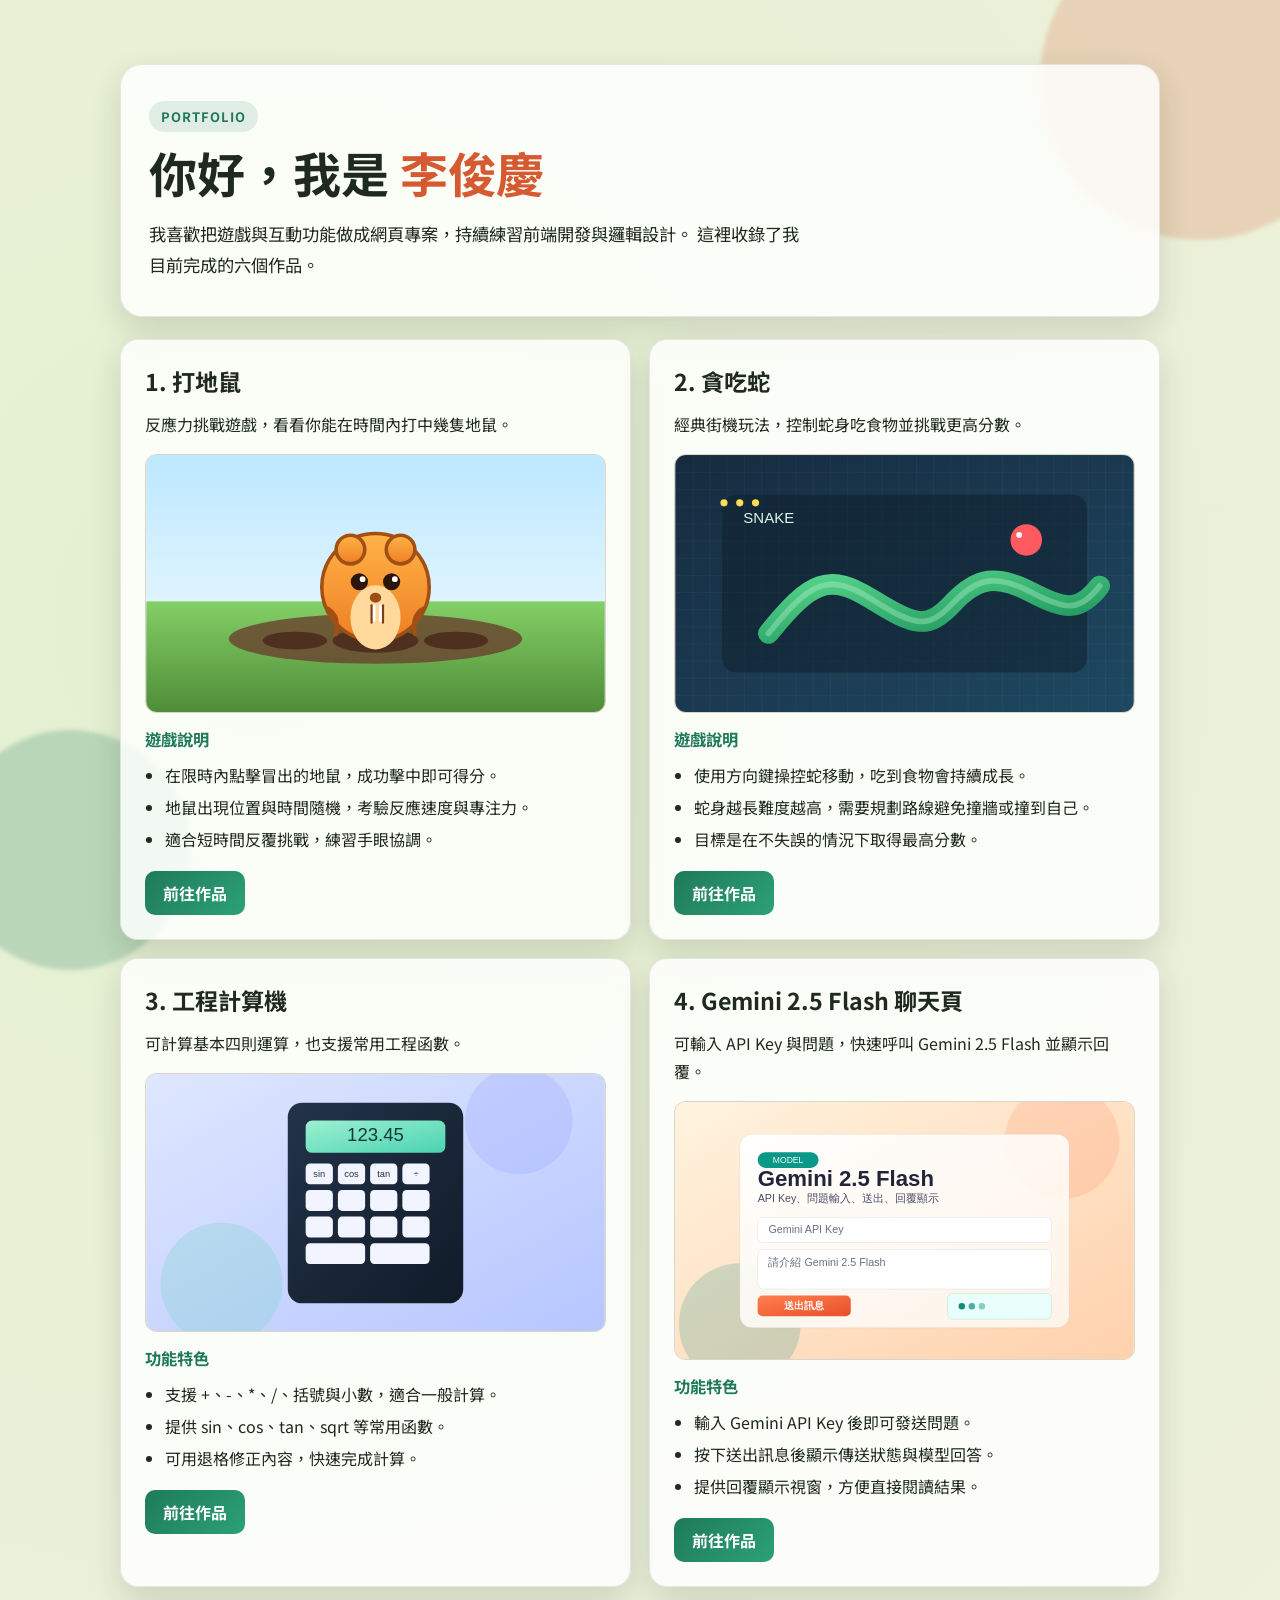
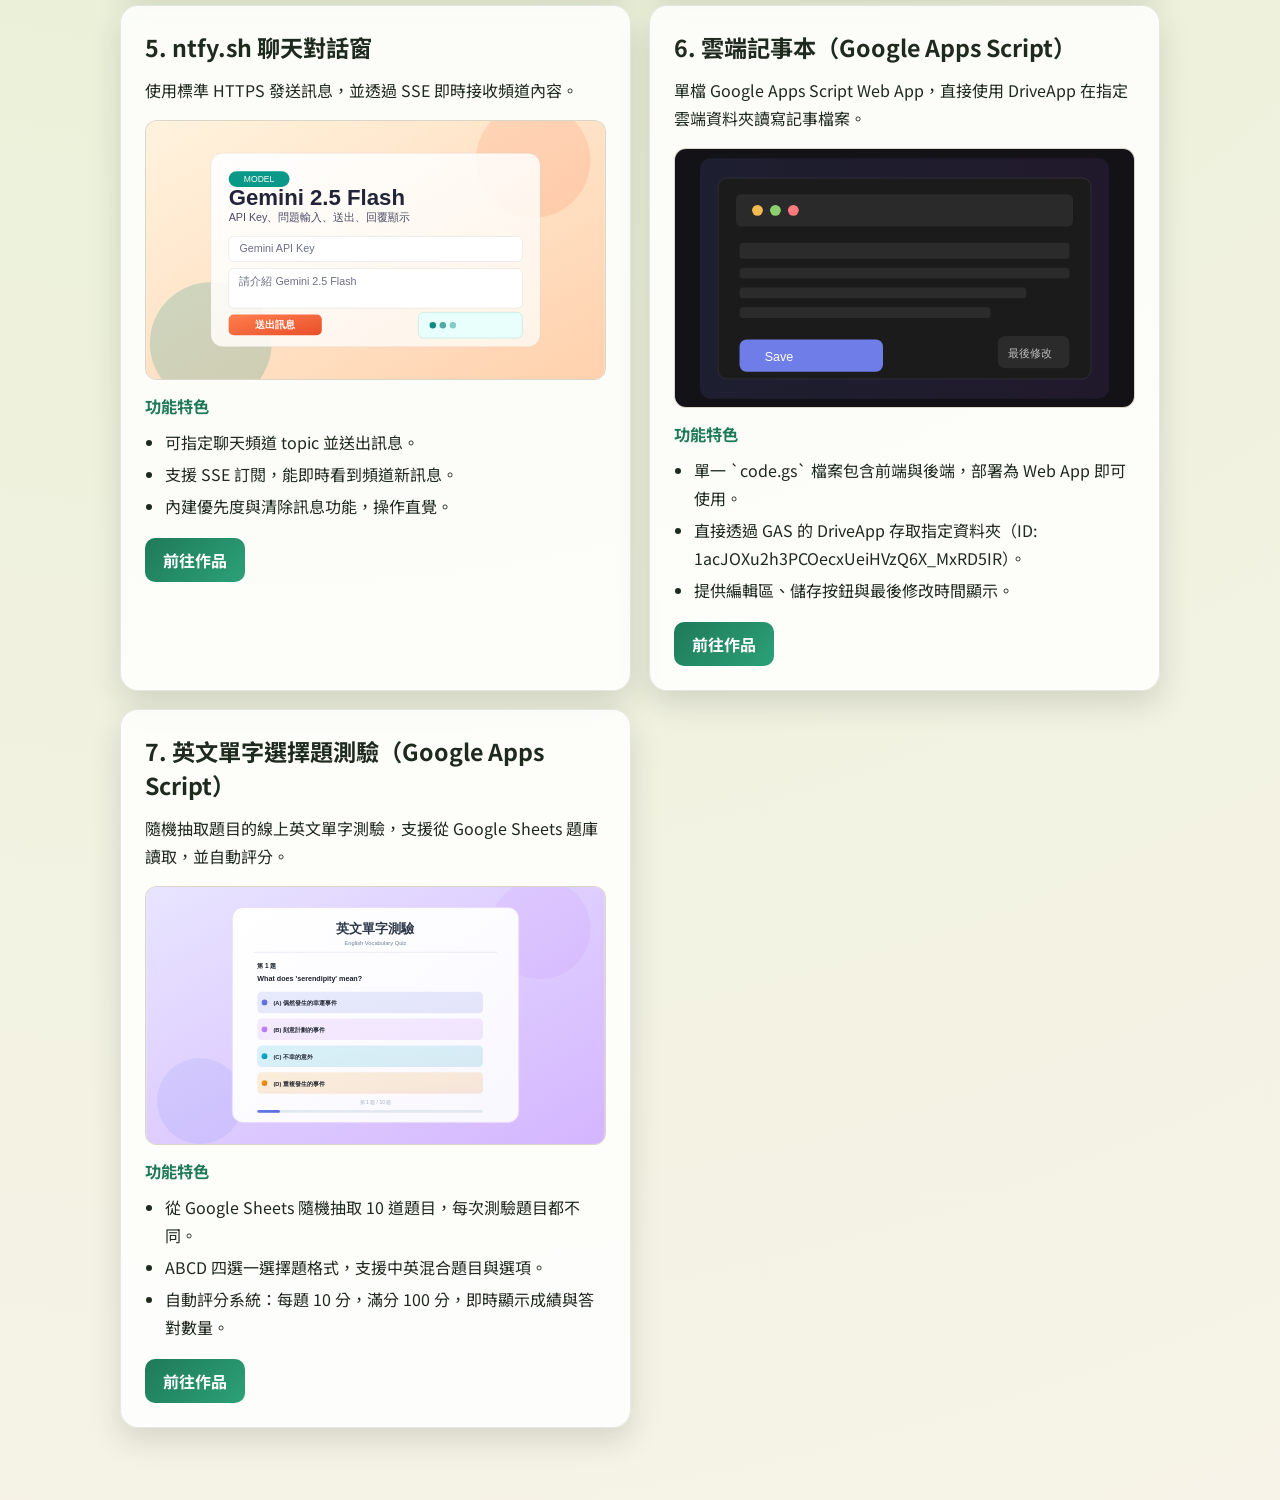
<file: index.html>
<!DOCTYPE html>
<html lang="zh-Hant">
<head>
  <meta charset="UTF-8" />
  <meta name="viewport" content="width=device-width, initial-scale=1.0" />
  <title>李俊慶 | 作品集首頁</title>
  <link rel="preconnect" href="https://fonts.googleapis.com" />
  <link rel="preconnect" href="https://fonts.gstatic.com" crossorigin />
  <link href="https://fonts.googleapis.com/css2?family=Noto+Sans+TC:wght@400;500;700;900&display=swap" rel="stylesheet" />
  <link rel="stylesheet" href="styles.css" />
</head>
<body>
  <div class="bg-shape bg-shape-1" aria-hidden="true"></div>
  <div class="bg-shape bg-shape-2" aria-hidden="true"></div>

  <main class="container">
    <section class="hero">
      <p class="tag">PORTFOLIO</p>
      <h1>你好，我是 <span>李俊慶</span></h1>
      <p class="intro">
        我喜歡把遊戲與互動功能做成網頁專案，持續練習前端開發與邏輯設計。
        這裡收錄了我目前完成的六個作品。
      </p>
    </section>

    <section class="works" aria-label="作品清單">
      <article class="card">
        <h2>1. 打地鼠</h2>
        <p>反應力挑戰遊戲，看看你能在時間內打中幾隻地鼠。</p>
        <img class="thumb" src="images/mole-project.svg" alt="打地鼠作品縮圖" />
        <h3>遊戲說明</h3>
        <ul class="game-desc">
          <li>在限時內點擊冒出的地鼠，成功擊中即可得分。</li>
          <li>地鼠出現位置與時間隨機，考驗反應速度與專注力。</li>
          <li>適合短時間反覆挑戰，練習手眼協調。</li>
        </ul>
        <a href="1/" target="_blank" rel="noopener noreferrer">前往作品</a>
      </article>

      <article class="card">
        <h2>2. 貪吃蛇</h2>
        <p>經典街機玩法，控制蛇身吃食物並挑戰更高分數。</p>
        <img class="thumb" src="images/snake-project.svg" alt="貪吃蛇作品縮圖" />
        <h3>遊戲說明</h3>
        <ul class="game-desc">
          <li>使用方向鍵操控蛇移動，吃到食物會持續成長。</li>
          <li>蛇身越長難度越高，需要規劃路線避免撞牆或撞到自己。</li>
          <li>目標是在不失誤的情況下取得最高分數。</li>
        </ul>
        <a href="2/" target="_blank" rel="noopener noreferrer">前往作品</a>
      </article>

      <article class="card">
        <h2>3. 工程計算機</h2>
        <p>可計算基本四則運算，也支援常用工程函數。</p>
        <img class="thumb" src="images/calc-project.svg" alt="工程計算機作品縮圖" />
        <h3>功能特色</h3>
        <ul class="game-desc">
          <li>支援 +、-、*、/、括號與小數，適合一般計算。</li>
          <li>提供 sin、cos、tan、sqrt 等常用函數。</li>
          <li>可用退格修正內容，快速完成計算。</li>
        </ul>
        <a href="3/" target="_blank" rel="noopener noreferrer">前往作品</a>
      </article>

      <article class="card">
        <h2>4. Gemini 2.5 Flash 聊天頁</h2>
        <p>可輸入 API Key 與問題，快速呼叫 Gemini 2.5 Flash 並顯示回覆。</p>
        <img class="thumb" src="images/gemini-project.svg" alt="Gemini 2.5 Flash 作品縮圖" />
        <h3>功能特色</h3>
        <ul class="game-desc">
          <li>輸入 Gemini API Key 後即可發送問題。</li>
          <li>按下送出訊息後顯示傳送狀態與模型回答。</li>
          <li>提供回覆顯示視窗，方便直接閱讀結果。</li>
        </ul>
        <a href="4/" target="_blank" rel="noopener noreferrer">前往作品</a>
      </article>

      <article class="card">
        <h2>5. ntfy.sh 聊天對話窗</h2>
        <p>使用標準 HTTPS 發送訊息，並透過 SSE 即時接收頻道內容。</p>
        <img class="thumb" src="images/gemini-project.svg" alt="ntfy.sh 聊天對話窗作品縮圖" />
        <h3>功能特色</h3>
        <ul class="game-desc">
          <li>可指定聊天頻道 topic 並送出訊息。</li>
          <li>支援 SSE 訂閱，能即時看到頻道新訊息。</li>
          <li>內建優先度與清除訊息功能，操作直覺。</li>
        </ul>
        <a href="5/" target="_blank" rel="noopener noreferrer">前往作品</a>
      </article>

      <article class="card">
        <h2>6. 雲端記事本（Google Apps Script）</h2>
        <p>單檔 Google Apps Script Web App，直接使用 DriveApp 在指定雲端資料夾讀寫記事檔案。</p>
        <img class="thumb" src="images/note-project.svg" alt="雲端記事本作品縮圖" />
        <h3>功能特色</h3>
        <ul class="game-desc">
          <li>單一 `code.gs` 檔案包含前端與後端，部署為 Web App 即可使用。</li>
          <li>直接透過 GAS 的 DriveApp 存取指定資料夾（ID: 1acJOXu2h3PCOecxUeiHVzQ6X_MxRD5IR）。</li>
          <li>提供編輯區、儲存按鈕與最後修改時間顯示。</li>
        </ul>
        <a href="https://script.google.com/a/macros/gm.ptivs.tn.edu.tw/s/AKfycbwrhusbMgiI14KbLFd19XIHWE3cFpn_R0LMD7xV1X2jNJJSpVLTRhCz0HoHiwvwdmNnvA/exec" target="_blank" rel="noopener noreferrer">前往作品</a>
      </article>

      <article class="card">
        <h2>7. 英文單字選擇題測驗（Google Apps Script）</h2>
        <p>隨機抽取題目的線上英文單字測驗，支援從 Google Sheets 題庫讀取，並自動評分。</p>
        <img class="thumb" src="images/quiz-project.svg" alt="英文單字測驗作品縮圖" />
        <h3>功能特色</h3>
        <ul class="game-desc">
          <li>從 Google Sheets 隨機抽取 10 道題目，每次測驗題目都不同。</li>
          <li>ABCD 四選一選擇題格式，支援中英混合題目與選項。</li>
          <li>自動評分系統：每題 10 分，滿分 100 分，即時顯示成績與答對數量。</li>
        </ul>
        <a href="https://script.google.com/a/macros/gm.ptivs.tn.edu.tw/s/AKfycbzxYaUQsf8bESLGGoFb15p5d-PHzxNsKAQzZEV9O6JtvkzJ2s7ZMpALIW2_JS0_wmOUng/exec" target="_blank" rel="noopener noreferrer">前往作品</a>
      </article>
    </section>
  </main>
</body>
</html>
</file>
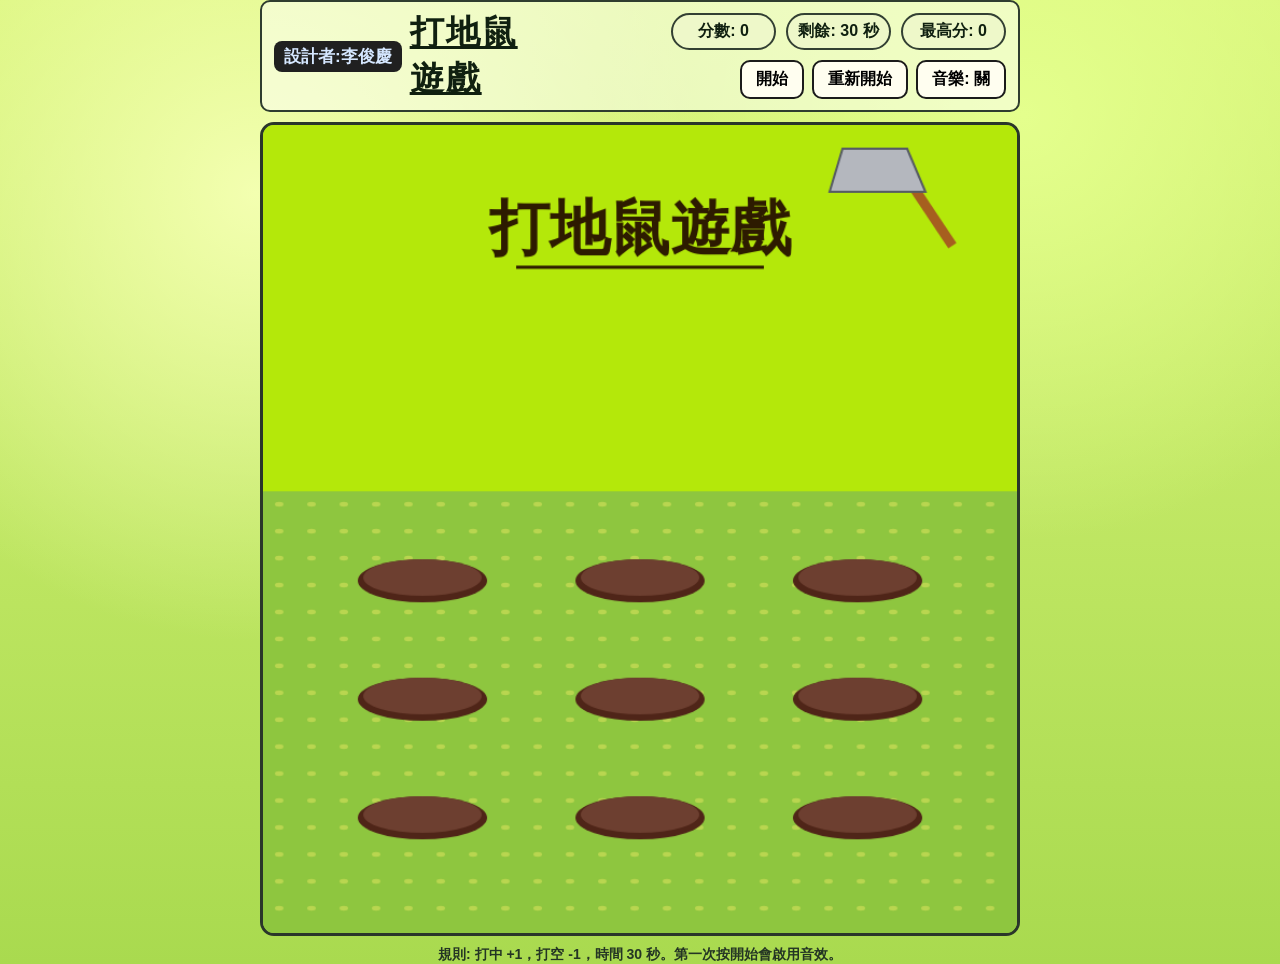
<file: 1/index.html>
<!doctype html>
<html lang="zh-Hant">
<head>
  <meta charset="utf-8" />
  <meta name="viewport" content="width=device-width, initial-scale=1" />
  <title>打地鼠遊戲 - HTML 版</title>
  <style>
    :root {
      --ui-bg: #b7eb21;
      --field-bg: #96c93d;
      --panel: #1f2a1f;
      --text: #102010;
      --accent: #f7f1d1;
      --hole: #6d3f30;
      --hole-shadow: #4b2519;
      --btn: #fffef0;
      --btn-border: #1b1b1b;
      --btn-active: #d3f29f;
    }

    * { box-sizing: border-box; }

    body {
      margin: 0;
      min-height: 100vh;
      display: grid;
      place-items: center;
      font-family: "Microsoft JhengHei", "Noto Sans TC", sans-serif;
      color: var(--text);
      background:
        radial-gradient(circle at 20% 20%, #f3ffb0 0%, transparent 35%),
        radial-gradient(circle at 80% 12%, #e4ff8d 0%, transparent 32%),
        linear-gradient(180deg, #d9f57a 0%, #a9da4f 100%);
    }

    .game-wrap {
      width: min(96vw, 760px);
      display: grid;
      gap: 10px;
    }

    .hud {
      display: flex;
      align-items: center;
      justify-content: space-between;
      gap: 8px;
      padding: 8px 12px;
      border: 2px solid #2f3d2f;
      border-radius: 10px;
      background: rgba(255, 255, 255, 0.5);
    }

    .title {
      font-size: clamp(22px, 3.2vw, 34px);
      font-weight: 800;
      letter-spacing: 2px;
      text-decoration: underline;
    }

    .designer {
      font-size: clamp(13px, 1.8vw, 17px);
      font-weight: 700;
      background: #202020;
      color: #d5e7ff;
      border-radius: 8px;
      padding: 4px 10px;
      white-space: nowrap;
    }

    .stats {
      display: flex;
      align-items: center;
      gap: 10px;
      flex-wrap: wrap;
      justify-content: flex-end;
    }

    .chip {
      padding: 6px 10px;
      border-radius: 999px;
      font-weight: 700;
      border: 2px solid #334033;
      background: #eef8c9;
      min-width: 105px;
      text-align: center;
    }

    .controls {
      display: flex;
      gap: 8px;
    }

    button {
      border: 2px solid var(--btn-border);
      border-radius: 10px;
      background: var(--btn);
      font-size: 16px;
      font-weight: 700;
      padding: 7px 14px;
      cursor: pointer;
      transition: transform 120ms ease, background 120ms ease;
    }

    button:hover { transform: translateY(-1px); }
    button:active { transform: translateY(1px); }
    button.active { background: var(--btn-active); }

    canvas {
      width: 100%;
      height: auto;
      border: 3px solid #2a362a;
      border-radius: 14px;
      background: #9cd443;
      touch-action: manipulation;
      display: block;
    }

    .hint {
      text-align: center;
      font-weight: 700;
      font-size: 14px;
      color: #243524;
    }
  </style>
</head>
<body>
  <div class="game-wrap">
    <div class="hud">
      <div class="designer">設計者:李俊慶</div>
      <div class="title">打地鼠遊戲</div>
      <div class="stats">
        <div id="scoreChip" class="chip">分數: 0</div>
        <div id="timeChip" class="chip">剩餘: 30 秒</div>
        <div id="bestChip" class="chip">最高分: 0</div>
        <div class="controls">
          <button id="startBtn">開始</button>
          <button id="restartBtn">重新開始</button>
          <button id="musicBtn">音樂: 關</button>
        </div>
      </div>
    </div>

    <canvas id="gameCanvas" width="700" height="750" aria-label="打地鼠遊戲畫布"></canvas>
    <div class="hint">規則: 打中 +1，打空 -1，時間 30 秒。第一次按開始會啟用音效。</div>
  </div>

  <script>
    const canvas = document.getElementById("gameCanvas");
    const ctx = canvas.getContext("2d");
    const scoreChip = document.getElementById("scoreChip");
    const timeChip = document.getElementById("timeChip");
    const bestChip = document.getElementById("bestChip");
    const startBtn = document.getElementById("startBtn");
    const restartBtn = document.getElementById("restartBtn");
    const musicBtn = document.getElementById("musicBtn");

    const GAME_SECONDS = 30;
    const TOP_H = 340;
    const HOLES = [
      { x: 148, y: 420 }, { x: 350, y: 420 }, { x: 552, y: 420 },
      { x: 148, y: 530 }, { x: 350, y: 530 }, { x: 552, y: 530 },
      { x: 148, y: 640 }, { x: 350, y: 640 }, { x: 552, y: 640 }
    ];

    const moles = HOLES.map((h) => ({ ...h, visible: false, hideAt: 0, rise: 0 }));

    let score = 0;
    let timeLeft = GAME_SECONDS;
    let running = false;
    let lastTs = 0;
    let moleSpawnCd = 0;
    let secondAcc = 0;
    let hammer = { x: 560, y: 70, show: false, ttl: 0 };

    const BEST_SCORE_KEY = "whack_a_mole_best_score";
    const BGM_ENABLED_KEY = "whack_a_mole_bgm_enabled";
    let highScore = 0;

    let audioCtx = null;
    let audioUnlocked = false;
    let bgmEnabled = false;
    let bgmNodes = null;

    function loadSettings() {
      try {
        const savedBest = Number(localStorage.getItem(BEST_SCORE_KEY));
        if (!Number.isNaN(savedBest) && savedBest > 0) {
          highScore = Math.floor(savedBest);
        }
      } catch (_) {
        highScore = 0;
      }

      try {
        bgmEnabled = localStorage.getItem(BGM_ENABLED_KEY) === "1";
      } catch (_) {
        bgmEnabled = false;
      }
      updateMusicBtn();
    }

    function saveHighScore() {
      try {
        localStorage.setItem(BEST_SCORE_KEY, String(highScore));
      } catch (_) {}
    }

    function saveBgmSetting() {
      try {
        localStorage.setItem(BGM_ENABLED_KEY, bgmEnabled ? "1" : "0");
      } catch (_) {}
    }

    function ensureAudio() {
      if (!audioCtx) {
        audioCtx = new (window.AudioContext || window.webkitAudioContext)();
      }
      if (audioCtx.state === "suspended") {
        audioCtx.resume();
      }
      audioUnlocked = true;
    }

    function playTone(freq, durationMs, type, volume, startOffset = 0) {
      if (!audioUnlocked || !audioCtx) return;
      const now = audioCtx.currentTime + startOffset;
      const osc = audioCtx.createOscillator();
      const gain = audioCtx.createGain();

      osc.type = type;
      osc.frequency.setValueAtTime(freq, now);
      gain.gain.setValueAtTime(0.0001, now);
      gain.gain.exponentialRampToValueAtTime(volume, now + 0.01);
      gain.gain.exponentialRampToValueAtTime(0.0001, now + durationMs / 1000);

      osc.connect(gain);
      gain.connect(audioCtx.destination);
      osc.start(now);
      osc.stop(now + durationMs / 1000 + 0.02);
    }

    function startBgm() {
      if (!audioUnlocked || !audioCtx || bgmNodes) return;

      const master = audioCtx.createGain();
      master.gain.value = 0.03;

      const low = audioCtx.createOscillator();
      low.type = "triangle";
      low.frequency.value = 196;

      const high = audioCtx.createOscillator();
      high.type = "sine";
      high.frequency.value = 293.66;

      const lfo = audioCtx.createOscillator();
      lfo.type = "sine";
      lfo.frequency.value = 0.35;
      const lfoGain = audioCtx.createGain();
      lfoGain.gain.value = 0.015;

      lfo.connect(lfoGain);
      lfoGain.connect(master.gain);

      low.connect(master);
      high.connect(master);
      master.connect(audioCtx.destination);

      low.start();
      high.start();
      lfo.start();

      bgmNodes = { low, high, lfo, lfoGain, master };
    }

    function stopBgm() {
      if (!bgmNodes) return;
      bgmNodes.low.stop();
      bgmNodes.high.stop();
      bgmNodes.lfo.stop();
      bgmNodes.low.disconnect();
      bgmNodes.high.disconnect();
      bgmNodes.lfo.disconnect();
      bgmNodes.lfoGain.disconnect();
      bgmNodes.master.disconnect();
      bgmNodes = null;
    }

    function updateMusicBtn() {
      musicBtn.textContent = bgmEnabled ? "音樂: 開" : "音樂: 關";
      musicBtn.classList.toggle("active", bgmEnabled);
    }

    function setBgmEnabled(enabled) {
      bgmEnabled = enabled;
      updateMusicBtn();
      saveBgmSetting();
      if (bgmEnabled) {
        startBgm();
      } else {
        stopBgm();
      }
    }

    function sfxHit() {
      playTone(620, 90, "triangle", 0.25, 0);
      playTone(920, 80, "triangle", 0.18, 0.07);
    }

    function sfxMiss() {
      playTone(180, 130, "sawtooth", 0.14, 0);
      playTone(120, 120, "square", 0.1, 0.05);
    }

    function sfxPop() {
      playTone(380, 60, "square", 0.08, 0);
    }

    function sfxGameOver() {
      playTone(440, 120, "triangle", 0.13, 0);
      playTone(330, 150, "triangle", 0.12, 0.14);
      playTone(262, 230, "triangle", 0.12, 0.31);
    }

    function resetGame() {
      score = 0;
      timeLeft = GAME_SECONDS;
      running = true;
      secondAcc = 0;
      moleSpawnCd = 0;
      hammer.show = false;
      moles.forEach((m) => {
        m.visible = false;
        m.hideAt = 0;
        m.rise = 0;
      });
      updateHud();
      startBtn.classList.add("active");
    }

    function stopGame() {
      running = false;
      startBtn.classList.remove("active");
      moles.forEach((m) => { m.visible = false; m.rise = 0; });
      sfxGameOver();

      if (score > highScore) {
        highScore = score;
        saveHighScore();
      }
      updateHud();

      const again = window.confirm(`時間到！\n你的得分: ${score}\n\n要重新開始嗎？`);
      if (again) resetGame();
    }

    function updateHud() {
      scoreChip.textContent = `分數: ${score}`;
      timeChip.textContent = `剩餘: ${Math.max(0, timeLeft)} 秒`;
      bestChip.textContent = `最高分: ${highScore}`;
    }

    function spawnMoles(nowMs) {
      const count = 1 + Math.floor(Math.random() * 2);
      const choices = moles.filter((m) => !m.visible);
      for (let i = choices.length - 1; i > 0; i--) {
        const j = Math.floor(Math.random() * (i + 1));
        [choices[i], choices[j]] = [choices[j], choices[i]];
      }
      choices.slice(0, count).forEach((m) => {
        m.visible = true;
        m.hideAt = nowMs + 650 + Math.random() * 500;
        m.rise = 0;
        sfxPop();
      });
    }

    function update(dtMs, nowMs) {
      if (!running) return;

      secondAcc += dtMs;
      while (secondAcc >= 1000 && running) {
        secondAcc -= 1000;
        timeLeft -= 1;
        updateHud();
        if (timeLeft <= 0) {
          stopGame();
        }
      }

      moleSpawnCd -= dtMs;
      if (moleSpawnCd <= 0 && running) {
        spawnMoles(nowMs);
        moleSpawnCd = 520 + Math.random() * 280;
      }

      moles.forEach((m) => {
        if (m.visible) {
          m.rise = Math.min(1, m.rise + dtMs / 180);
          if (nowMs >= m.hideAt) m.visible = false;
        } else {
          m.rise = Math.max(0, m.rise - dtMs / 160);
        }
      });

      if (hammer.show) {
        hammer.ttl -= dtMs;
        if (hammer.ttl <= 0) hammer.show = false;
      }
    }

    function drawBackground() {
      ctx.fillStyle = "#b4e80a";
      ctx.fillRect(0, 0, 700, TOP_H);

      ctx.fillStyle = "#8ec63f";
      ctx.fillRect(0, TOP_H, 700, 410);

      ctx.fillStyle = "#b9d650";
      for (let y = TOP_H + 12; y < 750; y += 25) {
        for (let x = 15; x < 700; x += 30) {
          ctx.beginPath();
          ctx.ellipse(x, y, 4, 2.2, 0, 0, Math.PI * 2);
          ctx.fill();
        }
      }
    }

    function drawHole(x, y) {
      ctx.fillStyle = "#4f2518";
      ctx.beginPath();
      ctx.ellipse(x, y + 3, 60, 20, 0, 0, Math.PI * 2);
      ctx.fill();

      ctx.fillStyle = "#6d3f30";
      ctx.beginPath();
      ctx.ellipse(x, y, 55, 17, 0, 0, Math.PI * 2);
      ctx.fill();
    }

    function drawMole(m) {
      if (m.rise <= 0.02) return;
      const cx = m.x;
      const baseY = m.y;
      const shift = (1 - m.rise) * 55;

      ctx.fillStyle = "#b26f2f";
      ctx.strokeStyle = "#8a5526";
      ctx.lineWidth = 2;
      ctx.beginPath();
      ctx.ellipse(cx, baseY - 43 + shift, 40, 37, 0, 0, Math.PI * 2);
      ctx.fill();
      ctx.stroke();

      ctx.fillStyle = "#d8aa71";
      ctx.beginPath();
      ctx.ellipse(cx, baseY - 42 + shift, 27, 27, 0, 0, Math.PI * 2);
      ctx.fill();

      ctx.fillStyle = "#fff";
      ctx.beginPath();
      ctx.ellipse(cx - 12, baseY - 54 + shift, 7, 6, 0, 0, Math.PI * 2);
      ctx.ellipse(cx + 12, baseY - 54 + shift, 7, 6, 0, 0, Math.PI * 2);
      ctx.fill();

      ctx.fillStyle = "#1f1f1f";
      ctx.beginPath();
      ctx.arc(cx - 12, baseY - 54 + shift, 2.2, 0, Math.PI * 2);
      ctx.arc(cx + 12, baseY - 54 + shift, 2.2, 0, Math.PI * 2);
      ctx.fill();

      ctx.fillStyle = "#d67876";
      ctx.beginPath();
      ctx.ellipse(cx, baseY - 43 + shift, 5, 4, 0, 0, Math.PI * 2);
      ctx.fill();

      ctx.fillStyle = "#fff7dc";
      ctx.fillRect(cx - 9, baseY - 34 + shift, 7, 10);
      ctx.fillRect(cx + 2, baseY - 34 + shift, 7, 10);
    }

    function drawHammer() {
      if (!hammer.show) return;
      const x = hammer.x;
      const y = hammer.y;

      ctx.strokeStyle = "#a65f1f";
      ctx.lineWidth = 7;
      ctx.beginPath();
      ctx.moveTo(x - 2, y + 5);
      ctx.lineTo(x + 22, y + 52);
      ctx.stroke();

      ctx.fillStyle = "#9ea3ad";
      ctx.strokeStyle = "#4d5158";
      ctx.lineWidth = 2;
      ctx.beginPath();
      ctx.moveTo(x - 20, y - 6);
      ctx.lineTo(x + 20, y - 6);
      ctx.lineTo(x + 26, y + 18);
      ctx.lineTo(x - 26, y + 18);
      ctx.closePath();
      ctx.fill();
      ctx.stroke();
    }

    function drawHeaderArt() {
      ctx.fillStyle = "#2d1b00";
      ctx.font = "bold 56px Microsoft JhengHei, sans-serif";
      ctx.textAlign = "center";
      ctx.fillText("打地鼠遊戲", 350, 115);
      ctx.strokeStyle = "#2d1b00";
      ctx.lineWidth = 3;
      ctx.beginPath();
      ctx.moveTo(235, 132);
      ctx.lineTo(465, 132);
      ctx.stroke();

      ctx.strokeStyle = "#a65f1f";
      ctx.lineWidth = 9;
      ctx.beginPath();
      ctx.moveTo(588, 34);
      ctx.lineTo(640, 112);
      ctx.stroke();

      ctx.fillStyle = "#b4b7be";
      ctx.strokeStyle = "#565b63";
      ctx.lineWidth = 2;
      ctx.beginPath();
      ctx.moveTo(538, 22);
      ctx.lineTo(598, 22);
      ctx.lineTo(615, 62);
      ctx.lineTo(526, 62);
      ctx.closePath();
      ctx.fill();
      ctx.stroke();
    }

    function render() {
      drawBackground();
      drawHeaderArt();
      HOLES.forEach((h) => drawHole(h.x, h.y));
      moles.forEach(drawMole);
      drawHammer();
    }

    function loop(ts) {
      if (!lastTs) lastTs = ts;
      const dt = Math.min(34, ts - lastTs);
      lastTs = ts;
      update(dt, ts);
      render();
      requestAnimationFrame(loop);
    }

    function hitTestMole(px, py, mole) {
      if (!mole.visible || mole.rise < 0.2) return false;
      const cx = mole.x;
      const cy = mole.y - 43 + (1 - mole.rise) * 55;
      const dx = px - cx;
      const dy = py - cy;
      return dx * dx + dy * dy <= 45 * 45;
    }

    function toCanvasPos(evt) {
      const r = canvas.getBoundingClientRect();
      const scaleX = canvas.width / r.width;
      const scaleY = canvas.height / r.height;
      return {
        x: (evt.clientX - r.left) * scaleX,
        y: (evt.clientY - r.top) * scaleY
      };
    }

    function onPointerDown(evt) {
      const p = toCanvasPos(evt);
      hammer.x = p.x;
      hammer.y = p.y;
      hammer.show = true;
      hammer.ttl = 110;

      if (!running) return;
      if (p.y < TOP_H) return;

      let hit = false;
      for (const m of moles) {
        if (hitTestMole(p.x, p.y, m)) {
          hit = true;
          m.visible = false;
          m.rise = 0;
          score += 1;
          sfxHit();
          break;
        }
      }

      if (!hit) {
        score -= 1;
        sfxMiss();
      }
      updateHud();
    }

    startBtn.addEventListener("click", () => {
      ensureAudio();
      if (bgmEnabled) startBgm();
      if (!running) resetGame();
    });

    restartBtn.addEventListener("click", () => {
      ensureAudio();
      if (bgmEnabled) startBgm();
      resetGame();
    });

    musicBtn.addEventListener("click", () => {
      ensureAudio();
      setBgmEnabled(!bgmEnabled);
    });

    canvas.addEventListener("pointerdown", onPointerDown);

    loadSettings();
    updateHud();
    render();
    requestAnimationFrame(loop);
  </script>
</body>
</html>
</file>
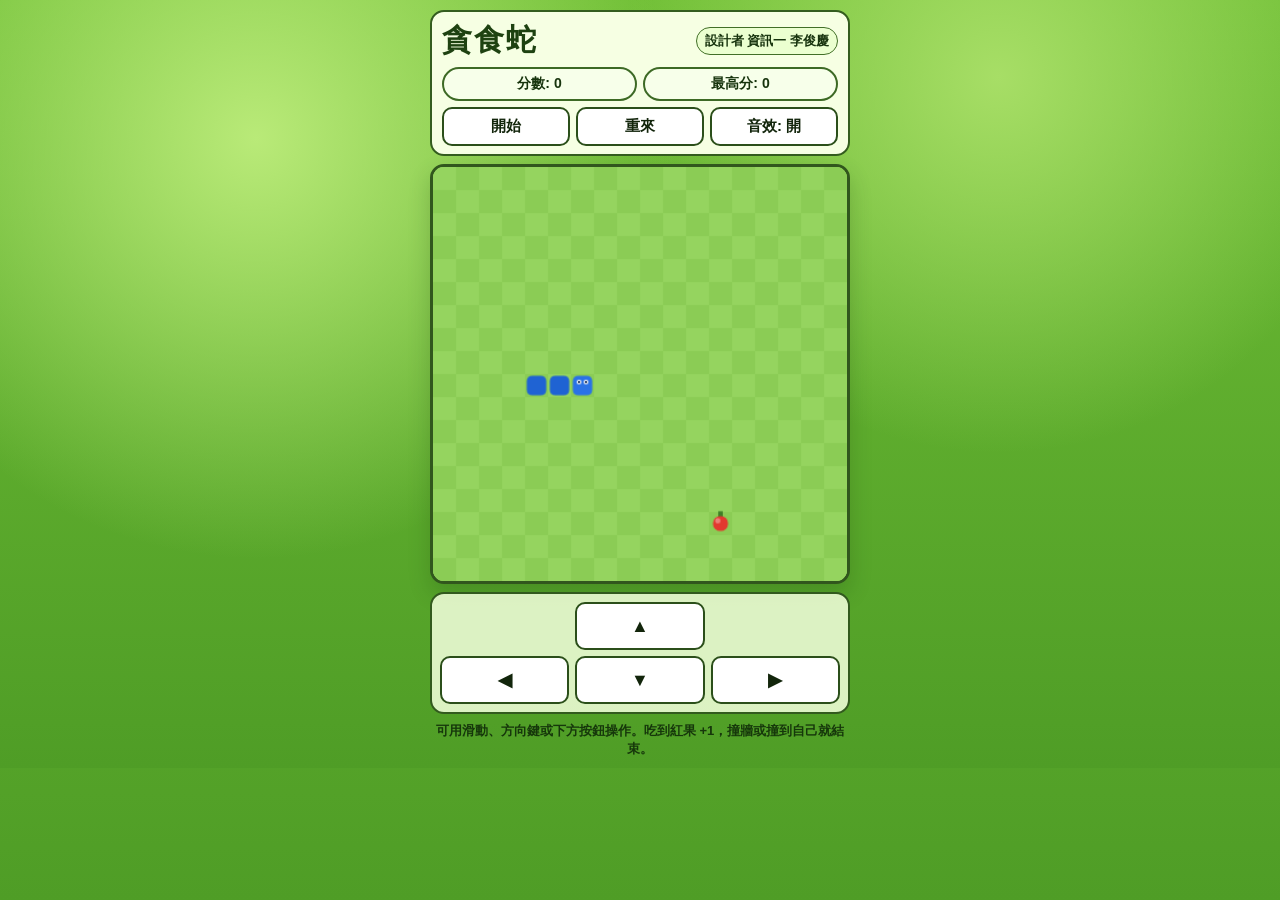
<file: 2/index.html>
<!doctype html>
<html lang="zh-Hant">
<head>
  <meta charset="utf-8" />
  <meta name="viewport" content="width=device-width, initial-scale=1, viewport-fit=cover" />
  <title>貪食蛇遊戲</title>
  <style>
    :root {
      --bg1: #4f9d26;
      --bg2: #70bf36;
      --panel: #f5ffdf;
      --ink: #17340d;
      --accent: #2367d8;
      --accent2: #1f53ad;
      --fruit: #e2392f;
      --cell-a: #95d45f;
      --cell-b: #8bcc55;
      --btn: #ffffff;
      --btn-border: #2b4f1a;
    }

    * { box-sizing: border-box; }

    html, body {
      margin: 0;
      padding: 0;
      min-height: 100%;
      font-family: "Microsoft JhengHei", "Noto Sans TC", sans-serif;
      color: var(--ink);
      background:
        radial-gradient(circle at 20% 18%, #b9ea78 0%, transparent 35%),
        radial-gradient(circle at 78% 10%, #a7de66 0%, transparent 31%),
        linear-gradient(180deg, var(--bg2), var(--bg1));
    }

    body {
      display: grid;
      place-items: center;
      padding: 10px;
    }

    .app {
      width: min(100%, 420px);
      display: grid;
      gap: 8px;
    }

    .top-panel {
      background: color-mix(in srgb, var(--panel) 88%, white 12%);
      border: 2px solid #345d1f;
      border-radius: 14px;
      padding: 8px 10px;
      display: grid;
      gap: 6px;
    }

    .title-row {
      display: flex;
      align-items: center;
      justify-content: space-between;
      gap: 8px;
    }

    .title {
      margin: 0;
      font-size: clamp(22px, 6vw, 30px);
      letter-spacing: 2px;
      color: #1e4211;
    }

    .designer {
      font-size: 13px;
      font-weight: 700;
      padding: 4px 8px;
      border-radius: 999px;
      border: 1px solid #416f27;
      background: #ebffd0;
      white-space: nowrap;
    }

    .stats {
      display: flex;
      gap: 6px;
      flex-wrap: wrap;
    }

    .chip {
      flex: 1 1 0;
      min-width: 112px;
      text-align: center;
      border: 2px solid #3d6a25;
      border-radius: 999px;
      background: #f7ffea;
      font-weight: 700;
      padding: 6px 8px;
      font-size: 14px;
    }

    .controls {
      display: flex;
      gap: 6px;
      flex-wrap: wrap;
    }

    button {
      flex: 1 1 0;
      min-width: 90px;
      border: 2px solid var(--btn-border);
      border-radius: 10px;
      background: var(--btn);
      color: #12250b;
      font-size: 15px;
      font-weight: 700;
      padding: 8px 10px;
      cursor: pointer;
      touch-action: manipulation;
      transition: transform 90ms ease, background 120ms ease;
    }

    button:active { transform: translateY(1px) scale(0.99); }

    .game-wrap {
      border: 3px solid #31561d;
      border-radius: 14px;
      overflow: hidden;
      background: #8ecf57;
      box-shadow: 0 10px 22px rgba(17, 55, 9, 0.2);
    }

    canvas {
      display: block;
      width: 100%;
      aspect-ratio: 1 / 1;
      height: auto;
      touch-action: none;
      background: #91d15a;
    }

    .touch-pad {
      background: rgba(243, 255, 220, 0.86);
      border: 2px solid #325a1e;
      border-radius: 14px;
      padding: 8px;
      display: grid;
      grid-template-columns: repeat(3, 1fr);
      gap: 6px;
      user-select: none;
      -webkit-user-select: none;
    }

    .pad-btn {
      min-height: 48px;
      border-radius: 10px;
      font-size: 18px;
      line-height: 1;
      font-weight: 900;
    }

    .pad-spacer {
      pointer-events: none;
      visibility: hidden;
    }

    .hint {
      margin: 0;
      text-align: center;
      font-size: 13px;
      font-weight: 700;
      color: #16370b;
    }
  </style>
</head>
<body>
  <main class="app">
    <section class="top-panel" aria-label="遊戲資訊">
      <div class="title-row">
        <h1 class="title">貪食蛇</h1>
        <div class="designer">設計者 資訊一 李俊慶</div>
      </div>

      <div class="stats">
        <div id="scoreChip" class="chip">分數: 0</div>
        <div id="bestChip" class="chip">最高分: 0</div>
      </div>

      <div class="controls">
        <button id="startBtn" type="button">開始</button>
        <button id="restartBtn" type="button">重來</button>
        <button id="soundBtn" type="button">音效: 開</button>
      </div>
    </section>

    <section class="game-wrap">
      <canvas id="board" width="360" height="360" aria-label="貪食蛇遊戲畫布"></canvas>
    </section>

    <section class="touch-pad" aria-label="方向控制">
      <div class="pad-spacer"></div>
      <button class="pad-btn" data-dir="up" type="button">▲</button>
      <div class="pad-spacer"></div>
      <button class="pad-btn" data-dir="left" type="button">◀</button>
      <button class="pad-btn" data-dir="down" type="button">▼</button>
      <button class="pad-btn" data-dir="right" type="button">▶</button>
    </section>

    <p class="hint">可用滑動、方向鍵或下方按鈕操作。吃到紅果 +1，撞牆或撞到自己就結束。</p>
  </main>

  <script>
    const GRID = 18;
    const CANVAS_SIZE = 360;
    const CELL = CANVAS_SIZE / GRID;
    const STEP_MS = 120;

    const board = document.getElementById("board");
    const ctx = board.getContext("2d");
    const scoreChip = document.getElementById("scoreChip");
    const bestChip = document.getElementById("bestChip");
    const startBtn = document.getElementById("startBtn");
    const restartBtn = document.getElementById("restartBtn");
    const soundBtn = document.getElementById("soundBtn");

    const bestKey = "snake_mobile_best_score";

    let snake = [];
    let dir = { x: 1, y: 0 };
    let nextDir = { x: 1, y: 0 };
    let fruit = { x: 0, y: 0 };
    let score = 0;
    let best = 0;
    let running = false;
    let gameOver = false;
    let tickHandle = null;

    let soundOn = true;
    let audioCtx = null;

    function loadBest() {
      try {
        const saved = Number(localStorage.getItem(bestKey));
        if (!Number.isNaN(saved) && saved > 0) best = Math.floor(saved);
      } catch (_) {
        best = 0;
      }
      bestChip.textContent = `最高分: ${best}`;
    }

    function saveBest() {
      try {
        localStorage.setItem(bestKey, String(best));
      } catch (_) {}
    }

    function ensureAudio() {
      if (!audioCtx) {
        audioCtx = new (window.AudioContext || window.webkitAudioContext)();
      }
      if (audioCtx.state === "suspended") {
        audioCtx.resume();
      }
    }

    function beep({ freq = 440, ms = 90, type = "sine", gain = 0.05, slide = 0 }) {
      if (!soundOn) return;
      ensureAudio();
      if (!audioCtx) return;

      const now = audioCtx.currentTime;
      const osc = audioCtx.createOscillator();
      const amp = audioCtx.createGain();

      osc.type = type;
      osc.frequency.setValueAtTime(freq, now);
      if (slide !== 0) {
        osc.frequency.linearRampToValueAtTime(freq + slide, now + ms / 1000);
      }

      amp.gain.setValueAtTime(0.0001, now);
      amp.gain.exponentialRampToValueAtTime(gain, now + 0.01);
      amp.gain.exponentialRampToValueAtTime(0.0001, now + ms / 1000);

      osc.connect(amp);
      amp.connect(audioCtx.destination);
      osc.start(now);
      osc.stop(now + ms / 1000 + 0.02);
    }

    function playEatSound() {
      beep({ freq: 620, ms: 90, type: "triangle", gain: 0.05, slide: 130 });
      beep({ freq: 880, ms: 80, type: "triangle", gain: 0.04, slide: 120 });
    }

    function playStartSound() {
      beep({ freq: 360, ms: 90, type: "square", gain: 0.04, slide: 80 });
      beep({ freq: 520, ms: 100, type: "square", gain: 0.04, slide: 110 });
    }

    function playGameOverSound() {
      beep({ freq: 280, ms: 180, type: "sawtooth", gain: 0.05, slide: -120 });
      beep({ freq: 220, ms: 220, type: "sawtooth", gain: 0.04, slide: -140 });
    }

    function updateUi() {
      scoreChip.textContent = `分數: ${score}`;
      bestChip.textContent = `最高分: ${best}`;
      soundBtn.textContent = soundOn ? "音效: 開" : "音效: 關";
      startBtn.textContent = running ? "暫停" : (gameOver ? "再玩一次" : "開始");
    }

    function randomFruit() {
      let point;
      do {
        point = {
          x: Math.floor(Math.random() * GRID),
          y: Math.floor(Math.random() * GRID)
        };
      } while (snake.some((s) => s.x === point.x && s.y === point.y));
      fruit = point;
    }

    function initGame() {
      snake = [
        { x: 6, y: 9 },
        { x: 5, y: 9 },
        { x: 4, y: 9 }
      ];
      dir = { x: 1, y: 0 };
      nextDir = { x: 1, y: 0 };
      score = 0;
      gameOver = false;
      randomFruit();
      updateUi();
      draw();
    }

    function drawBoard() {
      for (let y = 0; y < GRID; y++) {
        for (let x = 0; x < GRID; x++) {
          ctx.fillStyle = (x + y) % 2 === 0 ? "#95d45f" : "#8bcc55";
          ctx.fillRect(x * CELL, y * CELL, CELL, CELL);
        }
      }
    }

    function drawFruit() {
      const px = fruit.x * CELL + CELL / 2;
      const py = fruit.y * CELL + CELL / 2;
      const r = CELL * 0.33;

      ctx.fillStyle = "#3e7f26";
      ctx.fillRect(px - 2, py - r - 4, 4, 6);

      ctx.beginPath();
      ctx.fillStyle = "#e2392f";
      ctx.arc(px, py, r, 0, Math.PI * 2);
      ctx.fill();

      ctx.beginPath();
      ctx.fillStyle = "rgba(255,255,255,0.35)";
      ctx.arc(px - r * 0.35, py - r * 0.35, r * 0.36, 0, Math.PI * 2);
      ctx.fill();
    }

    function drawSnake() {
      snake.forEach((part, i) => {
        const isHead = i === 0;
        const px = part.x * CELL;
        const py = part.y * CELL;

        ctx.fillStyle = isHead ? "#2a72e6" : "#1f63d3";
        roundRect(ctx, px + 1.5, py + 1.5, CELL - 3, CELL - 3, 5);
        ctx.fill();

        if (isHead) {
          const eyeY = py + CELL * 0.35;
          ctx.fillStyle = "#ffffff";
          ctx.beginPath();
          ctx.arc(px + CELL * 0.35, eyeY, 2.1, 0, Math.PI * 2);
          ctx.arc(px + CELL * 0.65, eyeY, 2.1, 0, Math.PI * 2);
          ctx.fill();

          ctx.fillStyle = "#18305f";
          ctx.beginPath();
          ctx.arc(px + CELL * 0.35, eyeY, 1.1, 0, Math.PI * 2);
          ctx.arc(px + CELL * 0.65, eyeY, 1.1, 0, Math.PI * 2);
          ctx.fill();
        }
      });
    }

    function drawOverlay() {
      if (!gameOver) return;
      ctx.fillStyle = "rgba(14, 41, 9, 0.45)";
      ctx.fillRect(0, 0, CANVAS_SIZE, CANVAS_SIZE);

      ctx.fillStyle = "#f7ffe9";
      ctx.font = "bold 34px Microsoft JhengHei";
      ctx.textAlign = "center";
      ctx.fillText("遊戲結束", CANVAS_SIZE / 2, CANVAS_SIZE / 2 - 10);

      ctx.font = "bold 18px Microsoft JhengHei";
      ctx.fillText(`分數: ${score}`, CANVAS_SIZE / 2, CANVAS_SIZE / 2 + 28);
    }

    function draw() {
      drawBoard();
      drawFruit();
      drawSnake();
      drawOverlay();
    }

    function roundRect(context, x, y, w, h, r) {
      context.beginPath();
      context.moveTo(x + r, y);
      context.lineTo(x + w - r, y);
      context.quadraticCurveTo(x + w, y, x + w, y + r);
      context.lineTo(x + w, y + h - r);
      context.quadraticCurveTo(x + w, y + h, x + w - r, y + h);
      context.lineTo(x + r, y + h);
      context.quadraticCurveTo(x, y + h, x, y + h - r);
      context.lineTo(x, y + r);
      context.quadraticCurveTo(x, y, x + r, y);
      context.closePath();
    }

    function isOpposite(a, b) {
      return a.x + b.x === 0 && a.y + b.y === 0;
    }

    function setDirection(name) {
      const map = {
        up: { x: 0, y: -1 },
        down: { x: 0, y: 1 },
        left: { x: -1, y: 0 },
        right: { x: 1, y: 0 }
      };
      const next = map[name];
      if (!next) return;
      if (isOpposite(next, dir)) return;
      nextDir = next;
    }

    function tick() {
      if (!running) return;

      dir = nextDir;
      const head = { x: snake[0].x + dir.x, y: snake[0].y + dir.y };

      const hitWall = head.x < 0 || head.y < 0 || head.x >= GRID || head.y >= GRID;
      const hitBody = snake.some((part) => part.x === head.x && part.y === head.y);

      if (hitWall || hitBody) {
        running = false;
        gameOver = true;
        clearInterval(tickHandle);
        tickHandle = null;
        playGameOverSound();
        updateUi();
        draw();
        return;
      }

      snake.unshift(head);

      if (head.x === fruit.x && head.y === fruit.y) {
        score += 1;
        if (score > best) {
          best = score;
          saveBest();
        }
        playEatSound();
        randomFruit();
      } else {
        snake.pop();
      }

      updateUi();
      draw();
    }

    function startLoop() {
      if (tickHandle) clearInterval(tickHandle);
      tickHandle = setInterval(tick, STEP_MS);
    }

    function toggleStart() {
      ensureAudio();

      if (gameOver) {
        initGame();
        running = true;
        playStartSound();
        startLoop();
        updateUi();
        return;
      }

      running = !running;
      if (running) {
        playStartSound();
        startLoop();
      } else if (tickHandle) {
        clearInterval(tickHandle);
        tickHandle = null;
      }
      updateUi();
    }

    function restart() {
      ensureAudio();
      if (tickHandle) {
        clearInterval(tickHandle);
        tickHandle = null;
      }
      running = false;
      initGame();
      updateUi();
    }

    startBtn.addEventListener("click", toggleStart);
    restartBtn.addEventListener("click", restart);

    soundBtn.addEventListener("click", () => {
      soundOn = !soundOn;
      updateUi();
      if (soundOn) beep({ freq: 700, ms: 70, gain: 0.04, type: "triangle" });
    });

    window.addEventListener("keydown", (e) => {
      const keyMap = {
        ArrowUp: "up",
        ArrowDown: "down",
        ArrowLeft: "left",
        ArrowRight: "right",
        w: "up",
        s: "down",
        a: "left",
        d: "right"
      };
      const dirName = keyMap[e.key];
      if (!dirName) return;
      e.preventDefault();
      setDirection(dirName);
    });

    document.querySelectorAll("[data-dir]").forEach((btn) => {
      btn.addEventListener("click", () => {
        setDirection(btn.dataset.dir);
      });
    });

    let touchStartX = 0;
    let touchStartY = 0;

    board.addEventListener("touchstart", (e) => {
      const touch = e.changedTouches[0];
      touchStartX = touch.clientX;
      touchStartY = touch.clientY;
    }, { passive: true });

    board.addEventListener("touchend", (e) => {
      const touch = e.changedTouches[0];
      const dx = touch.clientX - touchStartX;
      const dy = touch.clientY - touchStartY;
      const absX = Math.abs(dx);
      const absY = Math.abs(dy);
      if (Math.max(absX, absY) < 14) return;
      if (absX > absY) {
        setDirection(dx > 0 ? "right" : "left");
      } else {
        setDirection(dy > 0 ? "down" : "up");
      }
    }, { passive: true });

    loadBest();
    initGame();
  </script>
</body>
</html>
</file>
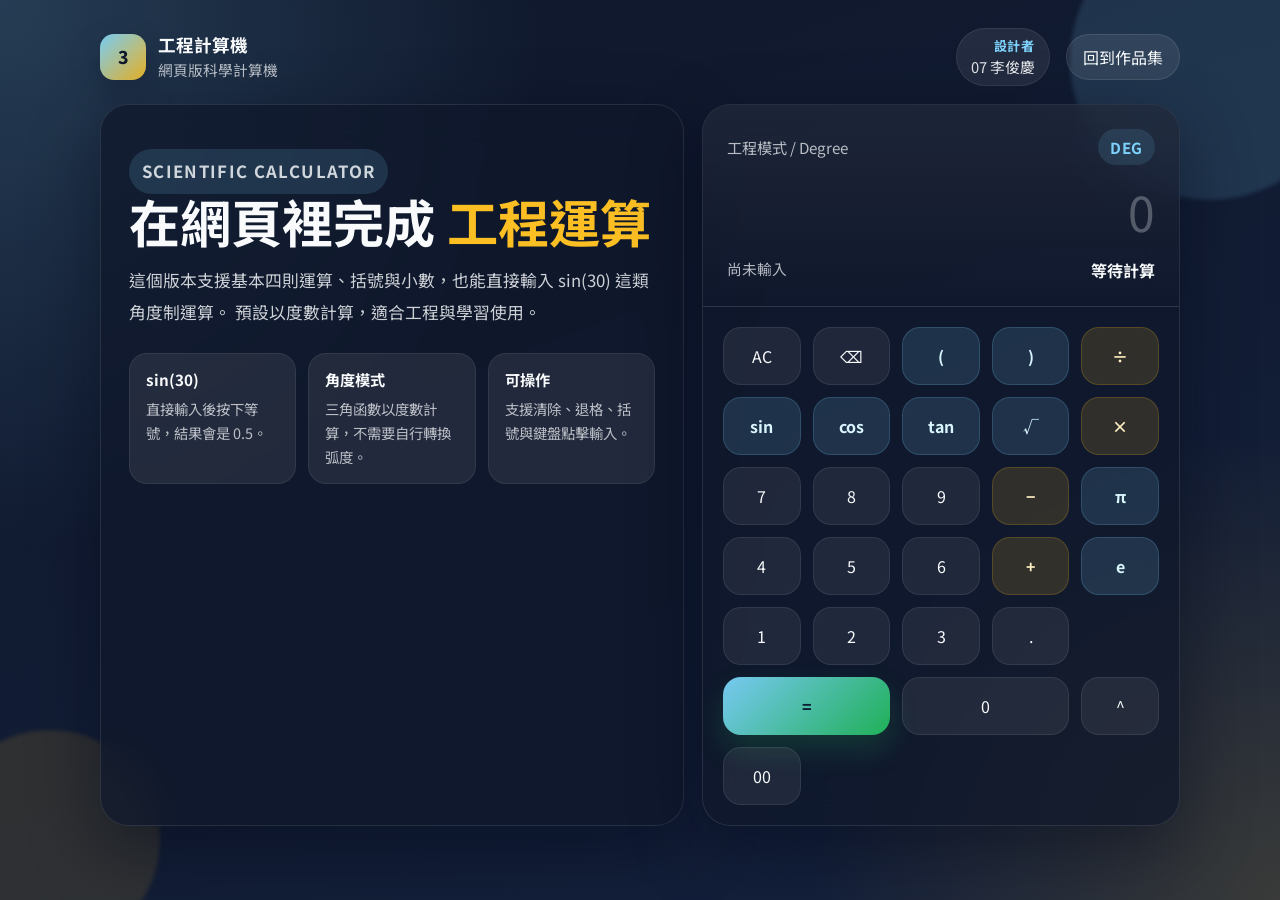
<file: 3/index.html>
<!DOCTYPE html>
<html lang="zh-Hant">
<head>
  <meta charset="UTF-8" />
  <meta name="viewport" content="width=device-width, initial-scale=1.0" />
  <title>工程計算機</title>
  <link rel="preconnect" href="https://fonts.googleapis.com" />
  <link rel="preconnect" href="https://fonts.gstatic.com" crossorigin />
  <link href="https://fonts.googleapis.com/css2?family=Noto+Sans+TC:wght@400;500;700;800&display=swap" rel="stylesheet" />
  <style>
    :root {
      --bg-a: #0f172a;
      --bg-b: #14213d;
      --panel: rgba(15, 23, 42, 0.74);
      --panel-2: rgba(255, 255, 255, 0.08);
      --text: #f8fafc;
      --muted: rgba(248, 250, 252, 0.72);
      --accent: #7dd3fc;
      --accent-2: #fbbf24;
      --line: rgba(255, 255, 255, 0.1);
      --shadow: 0 24px 70px rgba(2, 6, 23, 0.45);
    }

    * {
      box-sizing: border-box;
    }

    html,
    body {
      min-height: 100%;
    }

    body {
      margin: 0;
      font-family: "Noto Sans TC", sans-serif;
      color: var(--text);
      background:
        radial-gradient(circle at top left, rgba(125, 211, 252, 0.2), transparent 35%),
        radial-gradient(circle at bottom right, rgba(251, 191, 36, 0.16), transparent 30%),
        linear-gradient(160deg, var(--bg-a), var(--bg-b));
    }

    body::before,
    body::after {
      content: "";
      position: fixed;
      inset: auto;
      border-radius: 50%;
      filter: blur(2px);
      pointer-events: none;
      z-index: 0;
    }

    body::before {
      width: 280px;
      height: 280px;
      top: -80px;
      right: -70px;
      background: rgba(125, 211, 252, 0.14);
      animation: float 10s ease-in-out infinite;
    }

    body::after {
      width: 220px;
      height: 220px;
      left: -60px;
      bottom: -50px;
      background: rgba(251, 191, 36, 0.12);
      animation: float 12s ease-in-out infinite reverse;
    }

    .shell {
      position: relative;
      z-index: 1;
      width: min(1080px, calc(100% - 32px));
      margin: 0 auto;
      padding: 28px 0 40px;
    }

    .topbar {
      display: flex;
      justify-content: space-between;
      align-items: center;
      gap: 16px;
      margin-bottom: 18px;
    }

    .topbar-info {
      margin-left: auto;
      text-align: right;
      padding: 8px 14px;
      border-radius: 999px;
      background: rgba(255, 255, 255, 0.08);
      border: 1px solid rgba(255, 255, 255, 0.08);
      color: rgba(248, 250, 252, 0.9);
      font-size: 0.92rem;
      line-height: 1.35;
      white-space: nowrap;
    }

    .topbar-info strong {
      display: block;
      color: var(--accent);
      font-size: 0.82rem;
      letter-spacing: 0.06em;
      margin-bottom: 2px;
    }

    .brand {
      display: inline-flex;
      align-items: center;
      gap: 12px;
      text-decoration: none;
      color: inherit;
    }

    .mark {
      width: 46px;
      height: 46px;
      border-radius: 14px;
      background: linear-gradient(135deg, rgba(125, 211, 252, 0.95), rgba(251, 191, 36, 0.92));
      box-shadow: 0 14px 30px rgba(15, 23, 42, 0.35);
      display: grid;
      place-items: center;
      color: #0f172a;
      font-weight: 800;
      font-size: 1.1rem;
    }

    .brand h1 {
      margin: 0;
      font-size: 1.1rem;
      line-height: 1.2;
    }

    .brand p {
      margin: 4px 0 0;
      color: var(--muted);
      font-size: 0.92rem;
    }

    .back {
      text-decoration: none;
      color: var(--text);
      background: rgba(255, 255, 255, 0.08);
      border: 1px solid var(--line);
      padding: 10px 16px;
      border-radius: 999px;
      transition: transform 0.2s ease, background 0.2s ease;
    }

    .back:hover {
      transform: translateY(-1px);
      background: rgba(255, 255, 255, 0.12);
    }

    .hero {
      display: grid;
      gap: 18px;
      grid-template-columns: 1.1fr 0.9fr;
      align-items: stretch;
    }

    .intro,
    .calculator {
      background: var(--panel);
      border: 1px solid var(--line);
      border-radius: 28px;
      box-shadow: var(--shadow);
      backdrop-filter: blur(18px);
      overflow: hidden;
    }

    .intro {
      padding: 28px;
      position: relative;
    }

    .tag {
      display: inline-block;
      margin: 0 0 14px;
      padding: 7px 13px;
      border-radius: 999px;
      background: rgba(125, 211, 252, 0.14);
      color: var(--accent);
      font-size: 0.85rem;
      letter-spacing: 0.08em;
      font-weight: 700;
    }

    .intro h2 {
      margin: 0;
      font-size: clamp(2rem, 4vw, 3.4rem);
      line-height: 1.06;
    }

    .intro h2 span {
      color: var(--accent-2);
    }

    .intro p {
      margin: 16px 0 0;
      font-size: 1.05rem;
      line-height: 1.9;
      color: rgba(248, 250, 252, 0.82);
      max-width: 34em;
    }

    .info-grid {
      display: grid;
      grid-template-columns: repeat(3, minmax(0, 1fr));
      gap: 12px;
      margin-top: 24px;
    }

    .info-card {
      padding: 14px 16px;
      border-radius: 18px;
      background: var(--panel-2);
      border: 1px solid rgba(255, 255, 255, 0.07);
    }

    .info-card strong {
      display: block;
      margin-bottom: 6px;
      font-size: 0.95rem;
    }

    .info-card span {
      color: var(--muted);
      font-size: 0.9rem;
      line-height: 1.55;
    }

    .calculator {
      display: grid;
      grid-template-rows: auto 1fr;
      min-height: 640px;
    }

    .display {
      padding: 24px;
      border-bottom: 1px solid rgba(255, 255, 255, 0.08);
      background: linear-gradient(180deg, rgba(255, 255, 255, 0.06), transparent);
    }

    .mode-row {
      display: flex;
      justify-content: space-between;
      align-items: center;
      gap: 12px;
      margin-bottom: 12px;
      color: var(--muted);
      font-size: 0.95rem;
    }

    .mode-pill {
      padding: 7px 12px;
      border-radius: 999px;
      background: rgba(125, 211, 252, 0.12);
      color: var(--accent);
      font-weight: 700;
      letter-spacing: 0.04em;
    }

    .screen {
      width: 100%;
      border: 0;
      background: transparent;
      color: var(--text);
      font: inherit;
      text-align: right;
      outline: none;
      caret-color: transparent;
      font-size: clamp(1.8rem, 5vw, 3rem);
      line-height: 1.2;
      padding: 6px 0;
    }

    .screen::placeholder {
      color: rgba(248, 250, 252, 0.28);
    }

    .result-line {
      display: flex;
      justify-content: space-between;
      gap: 12px;
      margin-top: 12px;
      color: var(--muted);
      font-size: 0.92rem;
      min-height: 22px;
    }

    .result-line strong {
      color: var(--text);
      font-size: 1rem;
      font-weight: 700;
    }

    .keys {
      padding: 20px;
      display: grid;
      grid-template-columns: repeat(5, minmax(0, 1fr));
      gap: 12px;
    }

    button {
      font: inherit;
      border: 0;
      color: var(--text);
      border-radius: 18px;
      min-height: 58px;
      cursor: pointer;
      transition: transform 0.16s ease, filter 0.16s ease, background 0.16s ease;
    }

    button:hover {
      transform: translateY(-1px);
      filter: brightness(1.05);
    }

    button:active {
      transform: translateY(0);
    }

    .fn {
      background: rgba(125, 211, 252, 0.14);
      border: 1px solid rgba(125, 211, 252, 0.18);
      color: #d9f6ff;
      font-weight: 700;
    }

    .op {
      background: rgba(251, 191, 36, 0.14);
      border: 1px solid rgba(251, 191, 36, 0.18);
      color: #fff1c3;
      font-weight: 700;
    }

    .muted {
      background: rgba(255, 255, 255, 0.07);
      border: 1px solid rgba(255, 255, 255, 0.08);
    }

    .equal {
      background: linear-gradient(135deg, rgba(125, 211, 252, 0.95), rgba(34, 197, 94, 0.88));
      color: #072033;
      font-weight: 800;
      box-shadow: 0 14px 30px rgba(34, 197, 94, 0.18);
    }

    .wide {
      grid-column: span 2;
    }

    .span-2 {
      grid-column: span 2;
    }

    @keyframes float {
      0%,
      100% {
        transform: translateY(0);
      }
      50% {
        transform: translateY(14px);
      }
    }

    @media (max-width: 900px) {
      .hero {
        grid-template-columns: 1fr;
      }

      .calculator {
        min-height: auto;
      }
    }

    @media (max-width: 640px) {
      .shell {
        width: min(100% - 20px, 1080px);
        padding: 10px 0 18px;
      }

      .topbar {
        flex-direction: column;
        align-items: stretch;
        gap: 10px;
        margin-bottom: 12px;
      }

      .topbar-info {
        margin-left: 0;
        text-align: left;
        white-space: normal;
        border-radius: 18px;
      }

      .brand {
        align-items: flex-start;
      }

      .back {
        text-align: center;
      }

      .intro,
      .display,
      .keys {
        padding-left: 16px;
        padding-right: 16px;
      }

      .intro {
        padding-top: 22px;
        padding-bottom: 22px;
      }

      .display {
        padding-top: 18px;
        padding-bottom: 18px;
      }

      .info-grid {
        grid-template-columns: 1fr;
        gap: 10px;
        margin-top: 18px;
      }

      .info-card {
        border-radius: 16px;
        padding: 12px 14px;
      }

      .hero {
        gap: 14px;
      }

      .calculator {
        border-radius: 22px;
      }

      .keys {
        grid-template-columns: repeat(4, minmax(0, 1fr));
        gap: 10px;
      }

      button {
        min-height: 56px;
        border-radius: 14px;
        font-size: 0.98rem;
      }

      .screen {
        font-size: clamp(1.6rem, 8vw, 2.4rem);
      }

      .mode-row,
      .result-line {
        font-size: 0.85rem;
      }
    }

    @media (max-width: 420px) {
      .shell {
        width: min(100% - 14px, 1080px);
      }

      .intro,
      .display,
      .keys {
        padding-left: 12px;
        padding-right: 12px;
      }

      .intro h2 {
        font-size: clamp(1.8rem, 10vw, 2.4rem);
      }

      .intro p {
        font-size: 0.98rem;
        line-height: 1.8;
      }

      .keys {
        grid-template-columns: repeat(4, minmax(0, 1fr));
        gap: 8px;
      }

      button {
        min-height: 52px;
        border-radius: 13px;
        font-size: 0.93rem;
      }
      .span-2 {
        grid-column: span 2;
      }
    }
  </style>
</head>
<body>
  <div class="shell">
    <div class="topbar">
      <a class="brand" href="../">
        <div class="mark">3</div>
        <div>
          <h1>工程計算機</h1>
          <p>網頁版科學計算機</p>
        </div>
      </a>
      <div class="topbar-info" aria-label="設計者資訊">
        <strong>設計者</strong>
        07 李俊慶
      </div>
      <a class="back" href="../">回到作品集</a>
    </div>

    <section class="hero" aria-label="工程計算機">
      <div class="intro">
        <p class="tag">SCIENTIFIC CALCULATOR</p>
        <h2>在網頁裡完成 <span>工程運算</span></h2>
        <p>
          這個版本支援基本四則運算、括號與小數，也能直接輸入 sin(30) 這類角度制運算。
          預設以度數計算，適合工程與學習使用。
        </p>

        <div class="info-grid">
          <div class="info-card">
            <strong>sin(30)</strong>
            <span>直接輸入後按下等號，結果會是 0.5。</span>
          </div>
          <div class="info-card">
            <strong>角度模式</strong>
            <span>三角函數以度數計算，不需要自行轉換弧度。</span>
          </div>
          <div class="info-card">
            <strong>可操作</strong>
            <span>支援清除、退格、括號與鍵盤點擊輸入。</span>
          </div>
        </div>
      </div>

      <div class="calculator">
        <div class="display">
          <div class="mode-row">
            <span>工程模式 / Degree</span>
            <span class="mode-pill">DEG</span>
          </div>
          <input id="screen" class="screen" type="text" value="" placeholder="0" readonly aria-label="計算式顯示" />
          <div class="result-line">
            <span id="equation">尚未輸入</span>
            <strong id="result">等待計算</strong>
          </div>
        </div>

        <div class="keys" aria-label="計算按鍵">
          <button class="muted" data-action="clear">AC</button>
          <button class="muted" data-action="backspace">⌫</button>
          <button class="fn" data-value="(">(</button>
          <button class="fn" data-value=")">)</button>
          <button class="op" data-value="/">÷</button>

          <button class="fn" data-action="sin">sin</button>
          <button class="fn" data-action="cos">cos</button>
          <button class="fn" data-action="tan">tan</button>
          <button class="fn" data-action="sqrt">√</button>
          <button class="op" data-value="*">×</button>

          <button class="muted" data-value="7">7</button>
          <button class="muted" data-value="8">8</button>
          <button class="muted" data-value="9">9</button>
          <button class="op" data-value="-">−</button>
          <button class="fn" data-action="pi">π</button>

          <button class="muted" data-value="4">4</button>
          <button class="muted" data-value="5">5</button>
          <button class="muted" data-value="6">6</button>
          <button class="op" data-value="+">+</button>
          <button class="fn" data-action="e">e</button>

          <button class="muted" data-value="1">1</button>
          <button class="muted" data-value="2">2</button>
          <button class="muted" data-value="3">3</button>
          <button class="muted" data-value=".">.</button>
          <button class="equal span-2" data-action="equals">=</button>

          <button class="muted wide" data-value="0">0</button>
          <button class="muted" data-value="^">^</button>
          <button class="muted" data-value="00">00</button>
        </div>
      </div>
    </section>
  </div>

  <script>
    const screen = document.getElementById('screen');
    const equation = document.getElementById('equation');
    const result = document.getElementById('result');
    const keys = document.querySelectorAll('button');

    let expression = '';
    let justEvaluated = false;

    const scope = {
      sin: (value) => Math.sin((value * Math.PI) / 180),
      cos: (value) => Math.cos((value * Math.PI) / 180),
      tan: (value) => Math.tan((value * Math.PI) / 180),
      asin: (value) => (Math.asin(value) * 180) / Math.PI,
      acos: (value) => (Math.acos(value) * 180) / Math.PI,
      atan: (value) => (Math.atan(value) * 180) / Math.PI,
      sqrt: Math.sqrt,
      abs: Math.abs,
      log: (value) => Math.log(value) / Math.LN10,
      ln: Math.log,
      pow: Math.pow,
      pi: Math.PI,
      e: Math.E
    };

    function formatValue(value) {
      if (!Number.isFinite(value)) {
        return '無法計算';
      }

      const rounded = Math.abs(value) < 1e-12 ? 0 : value;
      const fixed = Number(rounded.toFixed(12));
      return Number.isInteger(fixed) ? String(fixed) : String(fixed);
    }

    function render() {
      screen.value = expression;
      equation.textContent = expression || '尚未輸入';
      if (!expression) {
        result.textContent = '等待計算';
      }
    }

    function append(token) {
      if (justEvaluated && /[0-9.(a-zA-Zπe]/.test(token)) {
        expression = '';
      }

      if (justEvaluated && /[+\-*/^)]/.test(token)) {
        justEvaluated = false;
      }

      expression += token;
      justEvaluated = false;
      render();
    }

    function clearAll() {
      expression = '';
      justEvaluated = false;
      screen.value = '';
      equation.textContent = '尚未輸入';
      result.textContent = '等待計算';
    }

    function backspace() {
      if (justEvaluated) {
        clearAll();
        return;
      }

      expression = expression.slice(0, -1);
      render();
    }

    function evaluateExpression() {
      if (!expression.trim()) {
        result.textContent = '請先輸入算式';
        return;
      }

      try {
        const transformed = expression.replaceAll('^', '**');
        const names = Object.keys(scope);
        const values = Object.values(scope);
        const fn = new Function(...names, `return (${transformed});`);
        const value = fn(...values);
        const output = formatValue(value);

        equation.textContent = `${expression} =`;
        result.textContent = output;
        screen.value = output;
        expression = output;
        justEvaluated = true;
      } catch (error) {
        result.textContent = '格式有誤';
        justEvaluated = true;
      }
    }

    function insertFunction(name) {
      append(`${name}(`);
    }

    keys.forEach((button) => {
      button.addEventListener('click', () => {
        const { action, value } = button.dataset;

        if (value !== undefined) {
          append(value);
          return;
        }

        switch (action) {
          case 'clear':
            clearAll();
            break;
          case 'backspace':
            backspace();
            break;
          case 'equals':
            evaluateExpression();
            break;
          case 'sin':
            insertFunction('sin');
            break;
          case 'cos':
            insertFunction('cos');
            break;
          case 'tan':
            insertFunction('tan');
            break;
          case 'sqrt':
            insertFunction('sqrt');
            break;
          case 'pi':
            append('pi');
            break;
          case 'e':
            append('e');
            break;
        }
      });
    });

    document.addEventListener('keydown', (event) => {
      const { key } = event;

      if (/^[0-9]$/.test(key) || ['.', '(', ')', '+', '-', '*', '/', '^'].includes(key)) {
        append(key);
        return;
      }

      if (key === 'Enter') {
        event.preventDefault();
        evaluateExpression();
        return;
      }

      if (key === 'Backspace') {
        event.preventDefault();
        backspace();
        return;
      }

      if (key === 'Escape') {
        clearAll();
      }
    });

    render();
  </script>
</body>
</html>
</file>
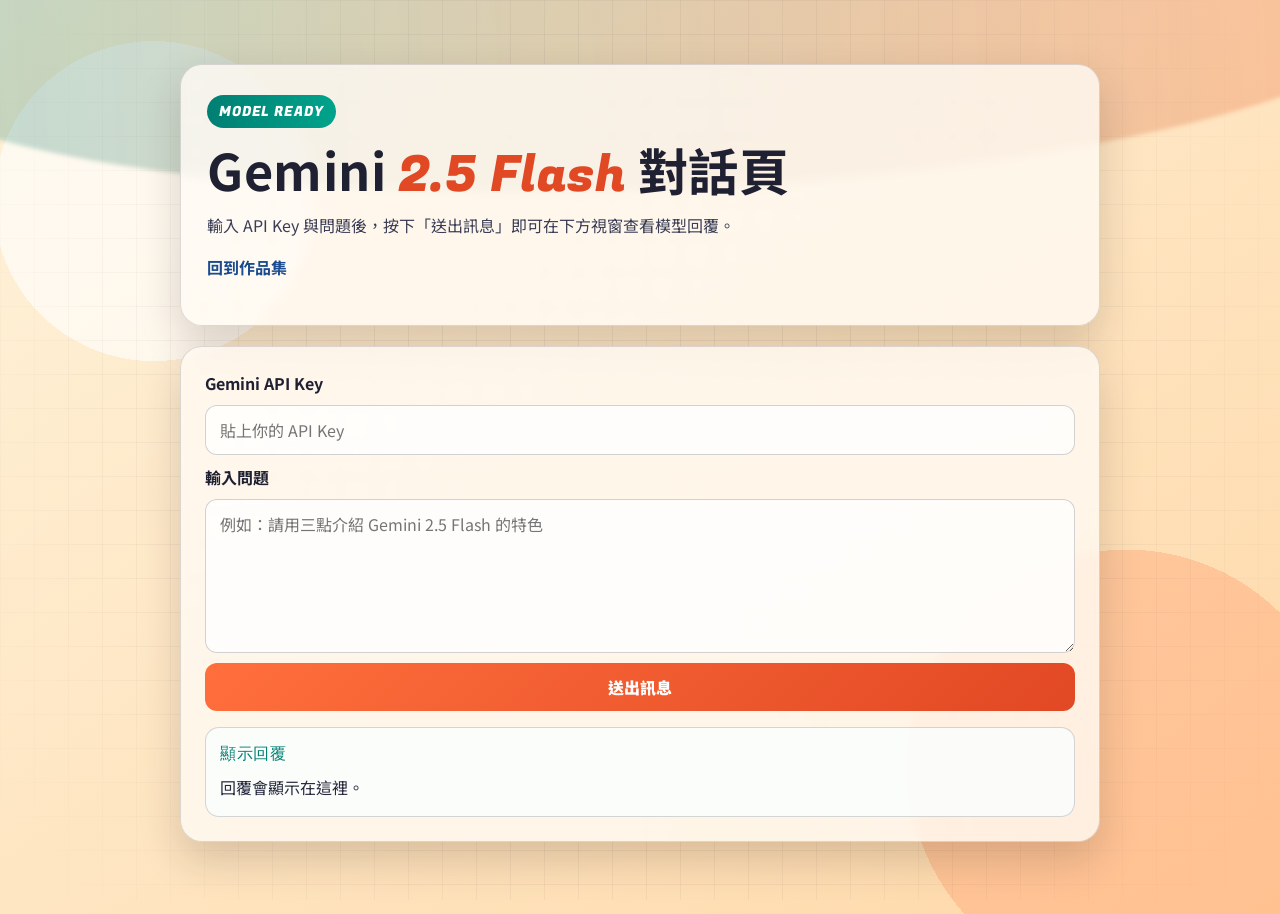
<file: 4/index.html>
<!DOCTYPE html>
<html lang="zh-Hant">
<head>
  <meta charset="UTF-8" />
  <meta name="viewport" content="width=device-width, initial-scale=1.0" />
  <title>Gemini 2.5 Flash 聊天介面</title>
  <link rel="preconnect" href="https://fonts.googleapis.com" />
  <link rel="preconnect" href="https://fonts.gstatic.com" crossorigin />
  <link href="https://fonts.googleapis.com/css2?family=Noto+Sans+TC:wght@400;500;700;900&family=Fugaz+One&display=swap" rel="stylesheet" />
  <link rel="stylesheet" href="styles.css" />
</head>
<body>
  <div class="bg-wave" aria-hidden="true"></div>
  <div class="bg-grid" aria-hidden="true"></div>

  <main class="chat-shell">
    <section class="hero-panel">
      <p class="chip">MODEL READY</p>
      <h1>Gemini <span>2.5 Flash</span> 對話頁</h1>
      <p class="lead">輸入 API Key 與問題後，按下「送出訊息」即可在下方視窗查看模型回覆。</p>
      <p><a class="back-link" href="../index.html">回到作品集</a></p>
    </section>

    <section class="chat-panel" aria-label="Gemini 對話表單">
      <label for="apiKey">Gemini API Key</label>
      <input id="apiKey" type="password" placeholder="貼上你的 API Key" autocomplete="off" />

      <label for="question">輸入問題</label>
      <textarea id="question" rows="5" placeholder="例如：請用三點介紹 Gemini 2.5 Flash 的特色"></textarea>

      <button id="sendButton" type="button">送出訊息</button>

      <div class="reply-box" aria-live="polite">
        <p class="reply-title">顯示回覆</p>
        <pre id="replyContent">回覆會顯示在這裡。</pre>
      </div>
    </section>
  </main>

  <script>
    const apiKeyInput = document.getElementById("apiKey");
    const questionInput = document.getElementById("question");
    const sendButton = document.getElementById("sendButton");
    const replyContent = document.getElementById("replyContent");

    const endpoint = "https://generativelanguage.googleapis.com/v1beta/models/gemini-2.5-flash:generateContent";

    async function sendMessage() {
      const apiKey = apiKeyInput.value.trim();
      const question = questionInput.value.trim();

      if (!apiKey) {
        replyContent.textContent = "請先輸入 Gemini API Key。";
        return;
      }

      if (!question) {
        replyContent.textContent = "請先輸入問題內容。";
        return;
      }

      sendButton.disabled = true;
      sendButton.textContent = "傳送中...";
      replyContent.textContent = "正在等待 Gemini 2.5 Flash 回覆，請稍候...";

      try {
        const response = await fetch(`${endpoint}?key=${encodeURIComponent(apiKey)}`, {
          method: "POST",
          headers: {
            "Content-Type": "application/json"
          },
          body: JSON.stringify({
            contents: [
              {
                role: "user",
                parts: [{ text: question }]
              }
            ]
          })
        });

        const data = await response.json();

        if (!response.ok) {
          const message = data.error && data.error.message ? data.error.message : "呼叫 Gemini API 失敗。";
          throw new Error(message);
        }

        const answer = data.candidates && data.candidates[0] && data.candidates[0].content && data.candidates[0].content.parts
          ? data.candidates[0].content.parts.map((part) => part.text || "").join("\n")
          : "模型沒有回傳文字內容。";

        replyContent.textContent = answer;
      } catch (error) {
        replyContent.textContent = `發生錯誤：${error.message}`;
      } finally {
        sendButton.disabled = false;
        sendButton.textContent = "送出訊息";
      }
    }

    sendButton.addEventListener("click", sendMessage);

    questionInput.addEventListener("keydown", (event) => {
      if (event.key === "Enter" && (event.ctrlKey || event.metaKey)) {
        sendMessage();
      }
    });
  </script>
</body>
</html>
</file>
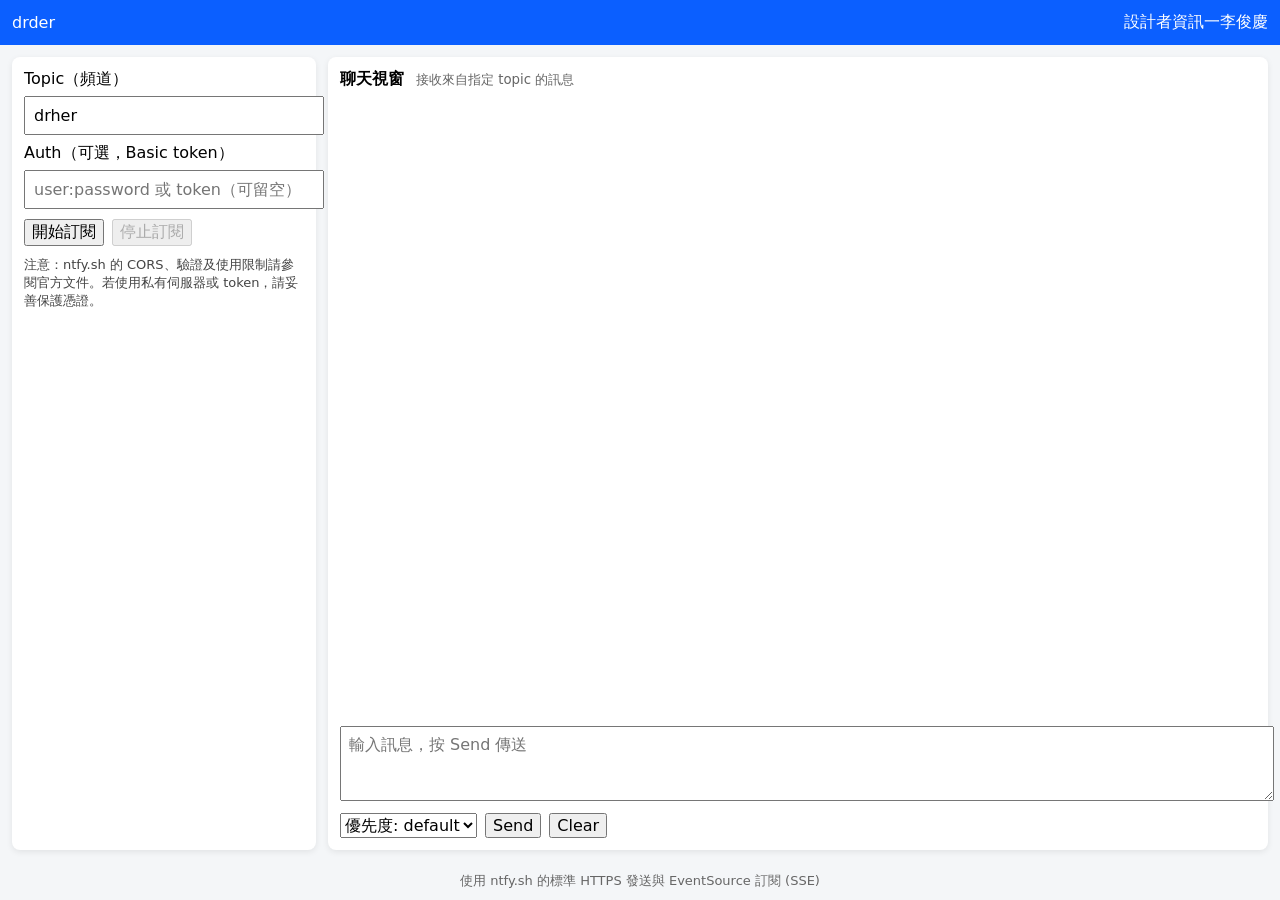
<file: 5/index.html>
<!doctype html>
<html lang="zh-Hant">
<head>
  <meta charset="utf-8" />
  <meta name="viewport" content="width=device-width,initial-scale=1" />
  <title>ntfy.sh 聊天視窗</title>
  <style>
    body{font-family:system-ui,-apple-system,Segoe UI,Roboto,Helvetica,Arial;display:flex;flex-direction:column;height:100vh;margin:0;background:#f4f6f8}
    .header{padding:12px;background:#0b5fff;color:#fff;display:flex;justify-content:space-between;align-items:center;gap:12px}
    .container{flex:1;display:flex;gap:12px;padding:12px}
    .panel{background:#fff;border-radius:8px;padding:12px;box-shadow:0 2px 6px rgba(0,0,0,0.08)}
    .left{width:280px}
    .right{flex:1;display:flex;flex-direction:column}
    .messages{flex:1;overflow:auto;padding:8px;display:flex;flex-direction:column;gap:8px}
    .msg{max-width:70%;padding:8px;border-radius:8px;background:#e9eefb}
    .msg.me{margin-left:auto;background:#d1ffd6}
    .controls{display:flex;gap:8px;margin-top:8px}
    input,button,textarea,select{font:inherit}
    .footer{padding:10px;text-align:center;color:#666;font-size:13px}
  </style>
</head>
<body>
  <div class="header"><span>drder</span><span>設計者資訊一李俊慶</span></div>
  <div class="container">
    <div class="panel left">
      <label>Topic（頻道）<br /><input id="topic" value="drher" placeholder="輸入 topic，例如 mychat" style="width:100%;margin-top:6px;padding:8px"/></label>
      <div style="margin-top:8px">
        <label>Auth（可選，Basic token）<br /><input id="auth" placeholder="user:password 或 token（可留空）" style="width:100%;margin-top:6px;padding:8px"/></label>
      </div>
      <div style="margin-top:10px;display:flex;gap:8px">
        <button id="subscribe">開始訂閱</button>
        <button id="unsubscribe" disabled>停止訂閱</button>
      </div>
      <p style="margin-top:10px;font-size:13px;color:#444">注意：ntfy.sh 的 CORS、驗證及使用限制請參閱官方文件。若使用私有伺服器或 token，請妥善保護憑證。</p>
    </div>

    <div class="panel right">
      <div style="display:flex;align-items:center;gap:12px;margin-bottom:8px">
        <strong>聊天視窗</strong>
        <small style="color:#666">接收來自指定 topic 的訊息</small>
      </div>
      <div class="messages" id="messages" aria-live="polite"></div>

      <div style="margin-top:8px">
        <textarea id="messageInput" rows="3" placeholder="輸入訊息，按 Send 傳送" style="width:100%;padding:8px"></textarea>
        <div class="controls">
          <select id="priority"><option value="default">優先度: default</option><option value="low">low</option><option value="high">high</option></select>
          <button id="send">Send</button>
          <button id="clear">Clear</button>
        </div>
      </div>
    </div>
  </div>

  <div class="footer">使用 ntfy.sh 的標準 HTTPS 發送與 EventSource 訂閱 (SSE)</div>

  <script>
    const topicEl = document.getElementById('topic');
    const authEl = document.getElementById('auth');
    const subscribeBtn = document.getElementById('subscribe');
    const unsubscribeBtn = document.getElementById('unsubscribe');
    const messagesEl = document.getElementById('messages');
    const sendBtn = document.getElementById('send');
    const clearBtn = document.getElementById('clear');
    const messageInput = document.getElementById('messageInput');
    const priorityEl = document.getElementById('priority');

    let es = null;

    function addMessage(text, fromMe=false){
      const d = document.createElement('div');
      d.className = 'msg' + (fromMe? ' me':'');
      d.textContent = text;
      messagesEl.appendChild(d);
      messagesEl.scrollTop = messagesEl.scrollHeight;
    }

    async function sendToNtfy(topic, message){
      if(!topic) return alert('請先輸入 topic');
      const url = `https://ntfy.sh/${encodeURIComponent(topic)}`;
      const headers = {};
      const auth = authEl.value.trim();
      if(auth){
        // 若輸入的是 token，使用 Authorization: Bearer <token>
        if(!auth.includes(':')) headers['Authorization'] = 'Bearer ' + auth;
        else headers['Authorization'] = 'Basic ' + btoa(auth);
      }
      const pr = priorityEl.value;
      if(pr && pr !== 'default') headers['Priority'] = pr;

      try{
        const res = await fetch(url, {method:'POST', body: message, headers});
        if(res.ok){
          addMessage('俊慶：' + message, true);
        } else {
          const text = await res.text().catch(()=>res.statusText);
          addMessage('發送失敗: ' + res.status + ' ' + text);
        }
      }catch(err){
        addMessage('發送錯誤: ' + err.message);
      }
    }

    function startSubscribe(topic){
      if(!topic) return alert('請先輸入 topic');
      if(es) es.close();
      let openedOnce = false;
      const auth = authEl.value.trim();
      // `/stream?topic=` 在部分情況會被 CORS 擋下，改用每個 topic 的 SSE 端點。
      let url = `https://ntfy.sh/${encodeURIComponent(topic)}/sse`;
      // EventSource 無法加自訂 header；若伺服器支援，可用 query string 帶 token。
      if (auth && !auth.includes(':')) {
        url += `?auth=${encodeURIComponent(auth)}`;
      }
      try{
        es = new EventSource(url);
      }catch(err){
        addMessage('訂閱建立失敗: ' + err.message);
        return;
      }

      es.onopen = ()=>{
        if (!openedOnce) {
          addMessage('已連線到 topic: ' + topic);
          openedOnce = true;
        }
        subscribeBtn.disabled = true;
        unsubscribeBtn.disabled = false;
      }
      es.onerror = (e) => {
        addMessage('訂閱連線錯誤（可能已斷線或 CORS 限制）');
      }
      es.onmessage = (ev) => {
        // ntfy 的 SSE 事件通常會傳回 JSON 或純文字；嘗試解析 JSON
        let data = ev.data;
        try{ const j = JSON.parse(ev.data); if(j.message) data = j.message; }catch(e){}
        addMessage('收到：' + data);
      }
    }

    function stopSubscribe(){
      if(es){
        es.close();
        es = null;
        addMessage('已停止訂閱');
        subscribeBtn.disabled = false;
        unsubscribeBtn.disabled = true;
      }
    }

    subscribeBtn.addEventListener('click', ()=>startSubscribe(topicEl.value.trim()));
    unsubscribeBtn.addEventListener('click', stopSubscribe);

    sendBtn.addEventListener('click', ()=>{
      const msg = messageInput.value.trim();
      if(!msg) return;
      sendToNtfy(topicEl.value.trim(), msg);
      messageInput.value = '';
    });

    clearBtn.addEventListener('click', ()=>{messagesEl.innerHTML='';});

    // Enter 鍵送出（在 textarea 中按 Ctrl+Enter 換行）
    messageInput.addEventListener('keydown', (e)=>{
      if(e.key === 'Enter' && !e.shiftKey){
        e.preventDefault();
        sendBtn.click();
      }
    });
  </script>
</body>
</html>
</file>
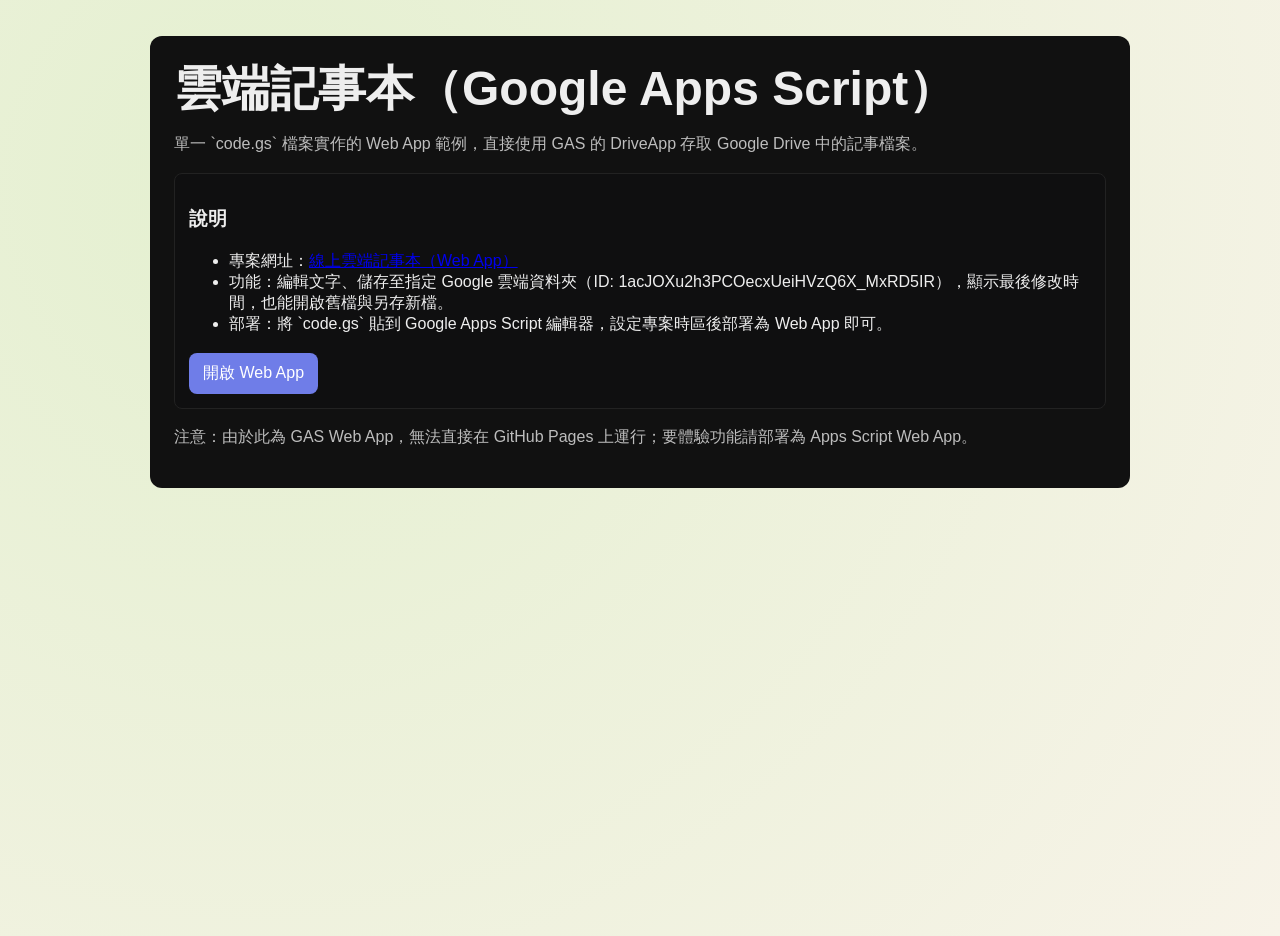
<file: 6/index.html>
<!doctype html>
<html lang="zh-Hant">
<head>
  <meta charset="utf-8">
  <meta name="viewport" content="width=device-width,initial-scale=1">
  <title>雲端記事本 — 作品說明</title>
  <link rel="stylesheet" href="/styles.css">
  <style>
    .demo-wrap{max-width:980px;margin:36px auto;padding:24px;background:#111;border-radius:12px;color:#eee}
    h1{margin:0 0 12px}
    .meta{color:#bdbdbd;margin-bottom:18px}
    .note{background:#0f0f10;padding:14px;border-radius:8px;border:1px solid #222}
    .links{margin-top:18px}
    a.btn{display:inline-block;padding:10px 14px;background:#6f7de8;color:#fff;border-radius:8px;text-decoration:none}
  </style>
</head>
<body>
  <main class="demo-wrap">
    <h1>雲端記事本（Google Apps Script）</h1>
    <p class="meta">單一 `code.gs` 檔案實作的 Web App 範例，直接使用 GAS 的 DriveApp 存取 Google Drive 中的記事檔案。</p>

    <section class="note">
      <h3>說明</h3>
      <ul>
        <li>專案網址：<a href="https://script.google.com/a/macros/gm.ptivs.tn.edu.tw/s/AKfycbwrhusbMgiI14KbLFd19XIHWE3cFpn_R0LMD7xV1X2jNJJSpVLTRhCz0HoHiwvwdmNnvA/exec" target="_blank">線上雲端記事本（Web App）</a></li>
        <li>功能：編輯文字、儲存至指定 Google 雲端資料夾（ID: 1acJOXu2h3PCOecxUeiHVzQ6X_MxRD5IR），顯示最後修改時間，也能開啟舊檔與另存新檔。</li>
        <li>部署：將 `code.gs` 貼到 Google Apps Script 編輯器，設定專案時區後部署為 Web App 即可。</li>
      </ul>

      <div class="links">
        <a class="btn" href="https://script.google.com/a/macros/gm.ptivs.tn.edu.tw/s/AKfycbwrhusbMgiI14KbLFd19XIHWE3cFpn_R0LMD7xV1X2jNJJSpVLTRhCz0HoHiwvwdmNnvA/exec" target="_blank">開啟 Web App</a>
      </div>
    </section>

    <p style="margin-top:18px;color:#bdbdbd">注意：由於此為 GAS Web App，無法直接在 GitHub Pages 上運行；要體驗功能請部署為 Apps Script Web App。</p>
  </main>
</body>
</html>
</file>
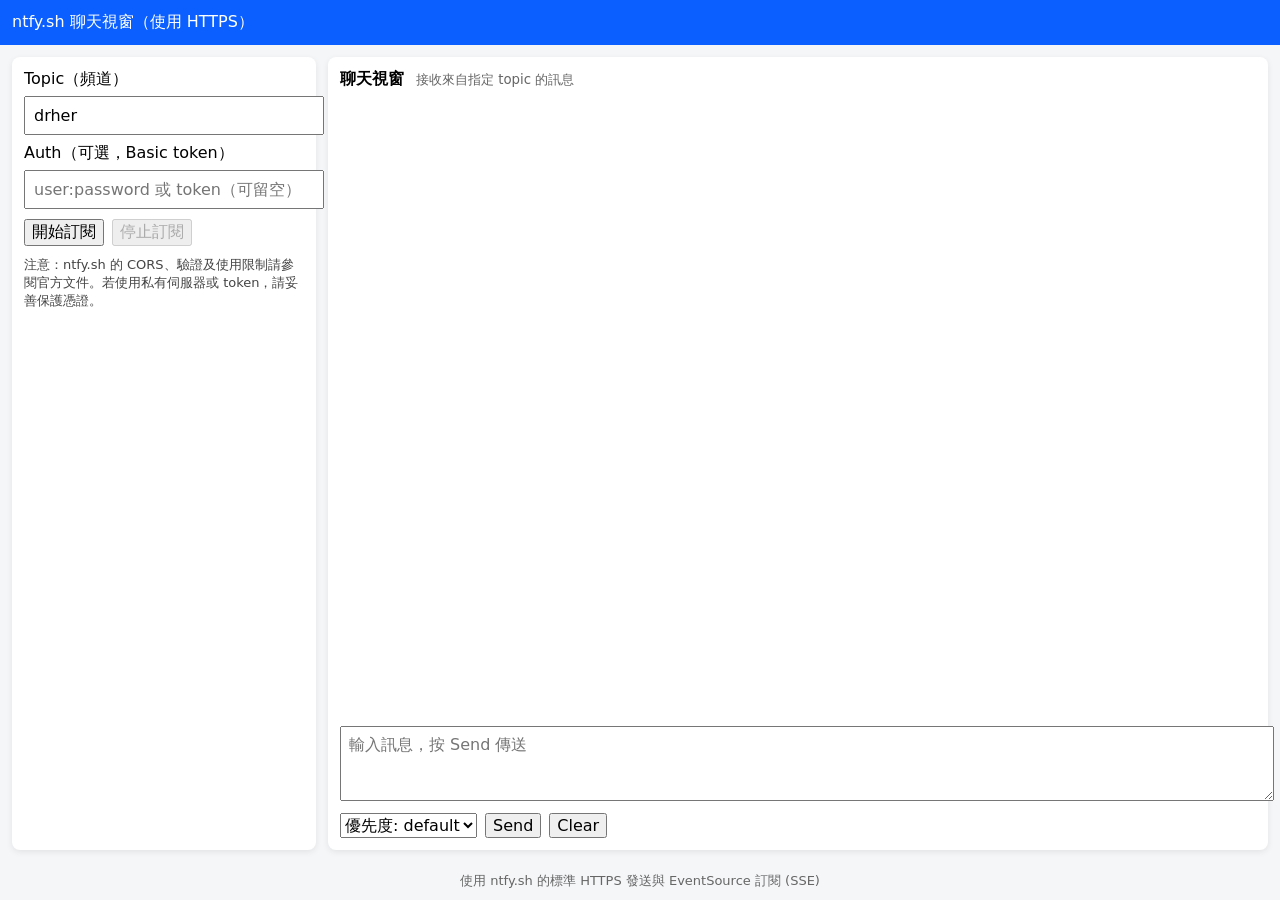
<file: 4/5/index.html>
<!doctype html>
<html lang="zh-Hant">
<head>
  <meta charset="utf-8" />
  <meta name="viewport" content="width=device-width,initial-scale=1" />
  <title>ntfy.sh 聊天視窗</title>
  <style>
    body{font-family:system-ui,-apple-system,Segoe UI,Roboto,Helvetica,Arial;display:flex;flex-direction:column;height:100vh;margin:0;background:#f4f6f8}
    .header{padding:12px;background:#0b5fff;color:#fff}
    .container{flex:1;display:flex;gap:12px;padding:12px}
    .panel{background:#fff;border-radius:8px;padding:12px;box-shadow:0 2px 6px rgba(0,0,0,0.08)}
    .left{width:280px}
    .right{flex:1;display:flex;flex-direction:column}
    .messages{flex:1;overflow:auto;padding:8px;display:flex;flex-direction:column;gap:8px}
    .msg{max-width:70%;padding:8px;border-radius:8px;background:#e9eefb}
    .msg.me{margin-left:auto;background:#d1ffd6}
    .controls{display:flex;gap:8px;margin-top:8px}
    input,button,textarea,select{font:inherit}
    .footer{padding:10px;text-align:center;color:#666;font-size:13px}
  </style>
</head>
<body>
  <div class="header">ntfy.sh 聊天視窗（使用 HTTPS）</div>
  <div class="container">
    <div class="panel left">
      <label>Topic（頻道）<br /><input id="topic" value="drher" placeholder="輸入 topic，例如 mychat" style="width:100%;margin-top:6px;padding:8px"/></label>
      <div style="margin-top:8px">
        <label>Auth（可選，Basic token）<br /><input id="auth" placeholder="user:password 或 token（可留空）" style="width:100%;margin-top:6px;padding:8px"/></label>
      </div>
      <div style="margin-top:10px;display:flex;gap:8px">
        <button id="subscribe">開始訂閱</button>
        <button id="unsubscribe" disabled>停止訂閱</button>
      </div>
      <p style="margin-top:10px;font-size:13px;color:#444">注意：ntfy.sh 的 CORS、驗證及使用限制請參閱官方文件。若使用私有伺服器或 token，請妥善保護憑證。</p>
    </div>

    <div class="panel right">
      <div style="display:flex;align-items:center;gap:12px;margin-bottom:8px">
        <strong>聊天視窗</strong>
        <small style="color:#666">接收來自指定 topic 的訊息</small>
      </div>
      <div class="messages" id="messages" aria-live="polite"></div>

      <div style="margin-top:8px">
        <textarea id="messageInput" rows="3" placeholder="輸入訊息，按 Send 傳送" style="width:100%;padding:8px"></textarea>
        <div class="controls">
          <select id="priority"><option value="default">優先度: default</option><option value="low">low</option><option value="default">default</option><option value="high">high</option></select>
          <button id="send">Send</button>
          <button id="clear">Clear</button>
        </div>
      </div>
    </div>
  </div>

  <div class="footer">使用 ntfy.sh 的標準 HTTPS 發送與 EventSource 訂閱 (SSE)</div>

  <script>
    const topicEl = document.getElementById('topic');
    const authEl = document.getElementById('auth');
    const subscribeBtn = document.getElementById('subscribe');
    const unsubscribeBtn = document.getElementById('unsubscribe');
    const messagesEl = document.getElementById('messages');
    const sendBtn = document.getElementById('send');
    const clearBtn = document.getElementById('clear');
    const messageInput = document.getElementById('messageInput');
    const priorityEl = document.getElementById('priority');

    let es = null;

    function addMessage(text, fromMe=false){
      const d = document.createElement('div');
      d.className = 'msg' + (fromMe? ' me':'');
      d.textContent = text;
      messagesEl.appendChild(d);
      messagesEl.scrollTop = messagesEl.scrollHeight;
    }

    async function sendToNtfy(topic, message){
      if(!topic) return alert('請先輸入 topic');
      const url = `https://ntfy.sh/${encodeURIComponent(topic)}`;
      const headers = {};
      const auth = authEl.value.trim();
      if(auth){
        // 若輸入的是 token，使用 Authorization: Bearer <token>
        if(!auth.includes(':')) headers['Authorization'] = 'Bearer ' + auth;
        else headers['Authorization'] = 'Basic ' + btoa(auth);
      }
      const pr = priorityEl.value;
      if(pr && pr !== 'default') headers['Priority'] = pr;

      try{
        const res = await fetch(url, {method:'POST', body: message, headers});
        if(res.ok){
          addMessage('我：' + message, true);
        } else {
          const text = await res.text().catch(()=>res.statusText);
          addMessage('發送失敗: ' + res.status + ' ' + text);
        }
      }catch(err){
        addMessage('發送錯誤: ' + err.message);
      }
    }

    function startSubscribe(topic){
      if(!topic) return alert('請先輸入 topic');
      if(es) es.close();
      const auth = authEl.value.trim();
      let url = `https://ntfy.sh/stream?topic=${encodeURIComponent(topic)}`;
      // 使用 EventSource，若需要驗證，無法直接在 headers 設定；可在 URL 使用 ?auth=TOKEN 若伺服器支援。
      try{
        es = new EventSource(url);
      }catch(err){
        addMessage('訂閱建立失敗: ' + err.message);
        return;
      }

      es.onopen = ()=>{
        addMessage('已連線到 topic: ' + topic);
        subscribeBtn.disabled = true;
        unsubscribeBtn.disabled = false;
      }
      es.onerror = (e) => {
        addMessage('訂閱連線錯誤（可能已斷線或 CORS 限制）');
      }
      es.onmessage = (ev) => {
        // ntfy 的 SSE 事件通常會傳回 JSON 或純文字；嘗試解析 JSON
        let data = ev.data;
        try{ const j = JSON.parse(ev.data); if(j.message) data = j.message; }catch(e){}
        addMessage('收到：' + data);
      }
    }

    function stopSubscribe(){
      if(es){
        es.close();
        es = null;
        addMessage('已停止訂閱');
        subscribeBtn.disabled = false;
        unsubscribeBtn.disabled = true;
      }
    }

    subscribeBtn.addEventListener('click', ()=>startSubscribe(topicEl.value.trim()));
    unsubscribeBtn.addEventListener('click', stopSubscribe);

    sendBtn.addEventListener('click', ()=>{
      const msg = messageInput.value.trim();
      if(!msg) return;
      sendToNtfy(topicEl.value.trim(), msg);
      messageInput.value = '';
    });

    clearBtn.addEventListener('click', ()=>{messagesEl.innerHTML='';});

    // Enter 鍵送出（在 textarea 中按 Ctrl+Enter 換行）
    messageInput.addEventListener('keydown', (e)=>{
      if(e.key === 'Enter' && !e.shiftKey){
        e.preventDefault();
        sendBtn.click();
      }
    });
  </script>
</body>
</html>
</file>
<file: styles.css>
:root {
  --bg1: #f7f3e8;
  --bg2: #e4f0d0;
  --ink: #1f2a1f;
  --accent: #1f7a5a;
  --accent-2: #d65a31;
  --card: rgba(255, 255, 255, 0.82);
  --shadow: 0 12px 30px rgba(31, 42, 31, 0.15);
}

* {
  box-sizing: border-box;
}

body {
  margin: 0;
  min-height: 100vh;
  font-family: "Noto Sans TC", sans-serif;
  color: var(--ink);
  background: radial-gradient(circle at 20% 20%, var(--bg2), var(--bg1));
  overflow-x: hidden;
}

.bg-shape {
  position: fixed;
  border-radius: 50%;
  filter: blur(2px);
  z-index: 0;
}

.bg-shape-1 {
  width: 320px;
  height: 320px;
  background: rgba(214, 90, 49, 0.2);
  top: -80px;
  right: -80px;
  animation: floatA 8s ease-in-out infinite;
}

.bg-shape-2 {
  width: 240px;
  height: 240px;
  background: rgba(31, 122, 90, 0.22);
  bottom: -70px;
  left: -50px;
  animation: floatB 9s ease-in-out infinite;
}

.container {
  position: relative;
  z-index: 1;
  width: min(1040px, 92%);
  margin: 0 auto;
  padding: 64px 0 72px;
}

.hero {
  background: var(--card);
  border: 1px solid rgba(31, 42, 31, 0.1);
  border-radius: 22px;
  padding: 36px 28px;
  box-shadow: var(--shadow);
  backdrop-filter: blur(4px);
  animation: reveal 0.8s ease both;
}

.tag {
  display: inline-block;
  margin: 0 0 12px;
  padding: 6px 12px;
  border-radius: 999px;
  font-size: 13px;
  font-weight: 700;
  letter-spacing: 0.08em;
  background: rgba(31, 122, 90, 0.12);
  color: var(--accent);
}

h1 {
  margin: 0;
  font-size: clamp(2rem, 4vw, 3rem);
  line-height: 1.2;
}

h1 span {
  color: var(--accent-2);
}

.intro {
  margin: 16px 0 0;
  font-size: 1.08rem;
  line-height: 1.8;
  max-width: 38em;
}

.works {
  display: grid;
  grid-template-columns: repeat(2, minmax(0, 1fr));
  gap: 18px;
  margin-top: 22px;
}

.card {
  background: var(--card);
  border: 1px solid rgba(31, 42, 31, 0.1);
  border-radius: 18px;
  padding: 24px;
  box-shadow: var(--shadow);
  animation: reveal 0.8s ease both;
}

.card:nth-child(2) {
  animation-delay: 0.12s;
}

.card:nth-child(3) {
  animation-delay: 0.24s;
}

.card:nth-child(4) {
  animation-delay: 0.36s;
}

.card:nth-child(5) {
  animation-delay: 0.48s;
}

.card h2 {
  margin: 0 0 12px;
  font-size: 1.45rem;
}

.card p {
  margin: 0 0 16px;
  line-height: 1.75;
}

.thumb {
  display: block;
  width: 100%;
  aspect-ratio: 16 / 9;
  border-radius: 12px;
  border: 1px solid rgba(31, 42, 31, 0.14);
  margin-bottom: 14px;
  object-fit: cover;
  background: #f9f1e5;
}

.card h3 {
  margin: 0 0 10px;
  font-size: 1.02rem;
  color: var(--accent);
}

.game-desc {
  margin: 0 0 18px;
  padding-left: 20px;
  line-height: 1.75;
}

.game-desc li + li {
  margin-top: 4px;
}

.card a {
  display: inline-block;
  text-decoration: none;
  color: white;
  background: linear-gradient(135deg, var(--accent), #2ca178);
  padding: 10px 18px;
  border-radius: 10px;
  font-weight: 700;
  transition: transform 0.2s ease, filter 0.2s ease;
}

.card a:hover {
  transform: translateY(-2px);
  filter: brightness(1.05);
}

@keyframes reveal {
  from {
    opacity: 0;
    transform: translateY(18px);
  }
  to {
    opacity: 1;
    transform: translateY(0);
  }
}

@keyframes floatA {
  0%,
  100% {
    transform: translateY(0);
  }
  50% {
    transform: translateY(15px);
  }
}

@keyframes floatB {
  0%,
  100% {
    transform: translateY(0);
  }
  50% {
    transform: translateY(-14px);
  }
}

@media (max-width: 768px) {
  .container {
    padding-top: 32px;
  }

  .hero {
    padding: 26px 20px;
  }

  .works {
    grid-template-columns: 1fr;
  }

  .card:nth-child(4) {
    animation-delay: 0.36s;
  }

  .card:nth-child(5) {
    animation-delay: 0.48s;
  }
}
</file>
<file: 4/styles.css>
:root {
  --bg-main: #fef3dc;
  --bg-deep: #ffd8a8;
  --ink: #1f2031;
  --ink-soft: #3a3d55;
  --panel: rgba(255, 251, 244, 0.8);
  --line: rgba(31, 32, 49, 0.15);
  --primary: #ff6f3c;
  --primary-strong: #e14824;
  --focus: #007f73;
  --shadow: 0 18px 42px rgba(45, 30, 20, 0.18);
}

* {
  box-sizing: border-box;
}

body {
  margin: 0;
  min-height: 100vh;
  font-family: "Noto Sans TC", sans-serif;
  color: var(--ink);
  background:
    radial-gradient(circle at 12% 22%, rgba(255, 255, 255, 0.62) 0 12%, transparent 12%),
    radial-gradient(circle at 88% 84%, rgba(255, 111, 60, 0.22) 0 16%, transparent 16%),
    linear-gradient(145deg, var(--bg-main), var(--bg-deep));
  overflow-x: hidden;
}

.bg-wave {
  position: fixed;
  z-index: 0;
  width: 120vw;
  height: 320px;
  left: -10vw;
  top: -130px;
  background: linear-gradient(90deg, rgba(0, 127, 115, 0.24), rgba(255, 111, 60, 0.3));
  border-radius: 0 0 50% 50%;
  filter: blur(2px);
  transform: rotate(-2deg);
  animation: drift 9s ease-in-out infinite;
}

.bg-grid {
  position: fixed;
  z-index: 0;
  inset: 0;
  background-image:
    linear-gradient(rgba(31, 32, 49, 0.06) 1px, transparent 1px),
    linear-gradient(90deg, rgba(31, 32, 49, 0.06) 1px, transparent 1px);
  background-size: 34px 34px;
  mask-image: radial-gradient(circle at center, black 46%, transparent 95%);
}

.chat-shell {
  position: relative;
  z-index: 1;
  width: min(920px, 92%);
  margin: 0 auto;
  padding: 64px 0 72px;
  display: grid;
  gap: 20px;
}

.hero-panel,
.chat-panel {
  background: var(--panel);
  border: 1px solid var(--line);
  border-radius: 22px;
  backdrop-filter: blur(5px);
  box-shadow: var(--shadow);
  animation: rise 0.75s ease both;
}

.hero-panel {
  padding: 30px 26px;
}

.chip {
  display: inline-block;
  margin: 0;
  padding: 6px 12px;
  border-radius: 999px;
  font-family: "Fugaz One", cursive;
  letter-spacing: 0.06em;
  font-size: 0.9rem;
  color: #fff;
  background: linear-gradient(90deg, var(--focus), #00a38b);
}

h1 {
  margin: 14px 0 8px;
  font-size: clamp(2rem, 4vw, 3.15rem);
  line-height: 1.12;
  letter-spacing: 0.01em;
}

h1 span {
  color: var(--primary-strong);
  font-family: "Fugaz One", cursive;
  font-weight: 400;
}

.lead {
  margin: 0;
  max-width: 42em;
  line-height: 1.75;
  color: var(--ink-soft);
}

.chat-panel {
  padding: 24px;
  display: grid;
  gap: 10px;
}

label {
  font-weight: 700;
}

input,
textarea {
  width: 100%;
  border: 1px solid rgba(31, 32, 49, 0.2);
  border-radius: 12px;
  padding: 12px 14px;
  font: inherit;
  color: var(--ink);
  background: rgba(255, 255, 255, 0.8);
  outline: none;
  transition: border-color 0.2s ease, box-shadow 0.2s ease;
}

textarea {
  resize: vertical;
  min-height: 120px;
  line-height: 1.6;
}

input:focus,
textarea:focus {
  border-color: var(--focus);
  box-shadow: 0 0 0 3px rgba(0, 127, 115, 0.16);
}

button {
  border: none;
  border-radius: 12px;
  background: linear-gradient(135deg, var(--primary), var(--primary-strong));
  color: #fff;
  font: inherit;
  font-weight: 900;
  padding: 12px 16px;
  cursor: pointer;
  transition: transform 0.2s ease, filter 0.2s ease;
}

button:hover:not(:disabled) {
  transform: translateY(-2px);
  filter: brightness(1.04);
}

button:disabled {
  opacity: 0.72;
  cursor: progress;
}

.reply-box {
  margin-top: 6px;
  padding: 14px;
  border-radius: 14px;
  border: 1px solid rgba(31, 32, 49, 0.18);
  background: rgba(250, 255, 255, 0.78);
}

.reply-title {
  margin: 0 0 8px;
  font-family: "Fugaz One", cursive;
  letter-spacing: 0.04em;
  font-size: 1.02rem;
  color: var(--focus);
}

#replyContent {
  margin: 0;
  white-space: pre-wrap;
  line-height: 1.7;
  color: #25283c;
  max-height: 340px;
  overflow-y: auto;
  font-family: "Noto Sans TC", sans-serif;
}

.back-link {
  color: #1b4c8f;
  text-decoration: none;
  font-weight: 700;
}

.back-link:hover {
  text-decoration: underline;
}

@keyframes rise {
  from {
    opacity: 0;
    transform: translateY(16px);
  }
  to {
    opacity: 1;
    transform: translateY(0);
  }
}

@keyframes drift {
  0%,
  100% {
    transform: translateY(0) rotate(-2deg);
  }
  50% {
    transform: translateY(12px) rotate(-1deg);
  }
}

@media (max-width: 768px) {
  .chat-shell {
    padding-top: 28px;
  }

  .hero-panel,
  .chat-panel {
    border-radius: 16px;
  }

  .hero-panel {
    padding: 22px 18px;
  }

  .chat-panel {
    padding: 18px;
  }
}
</file>
